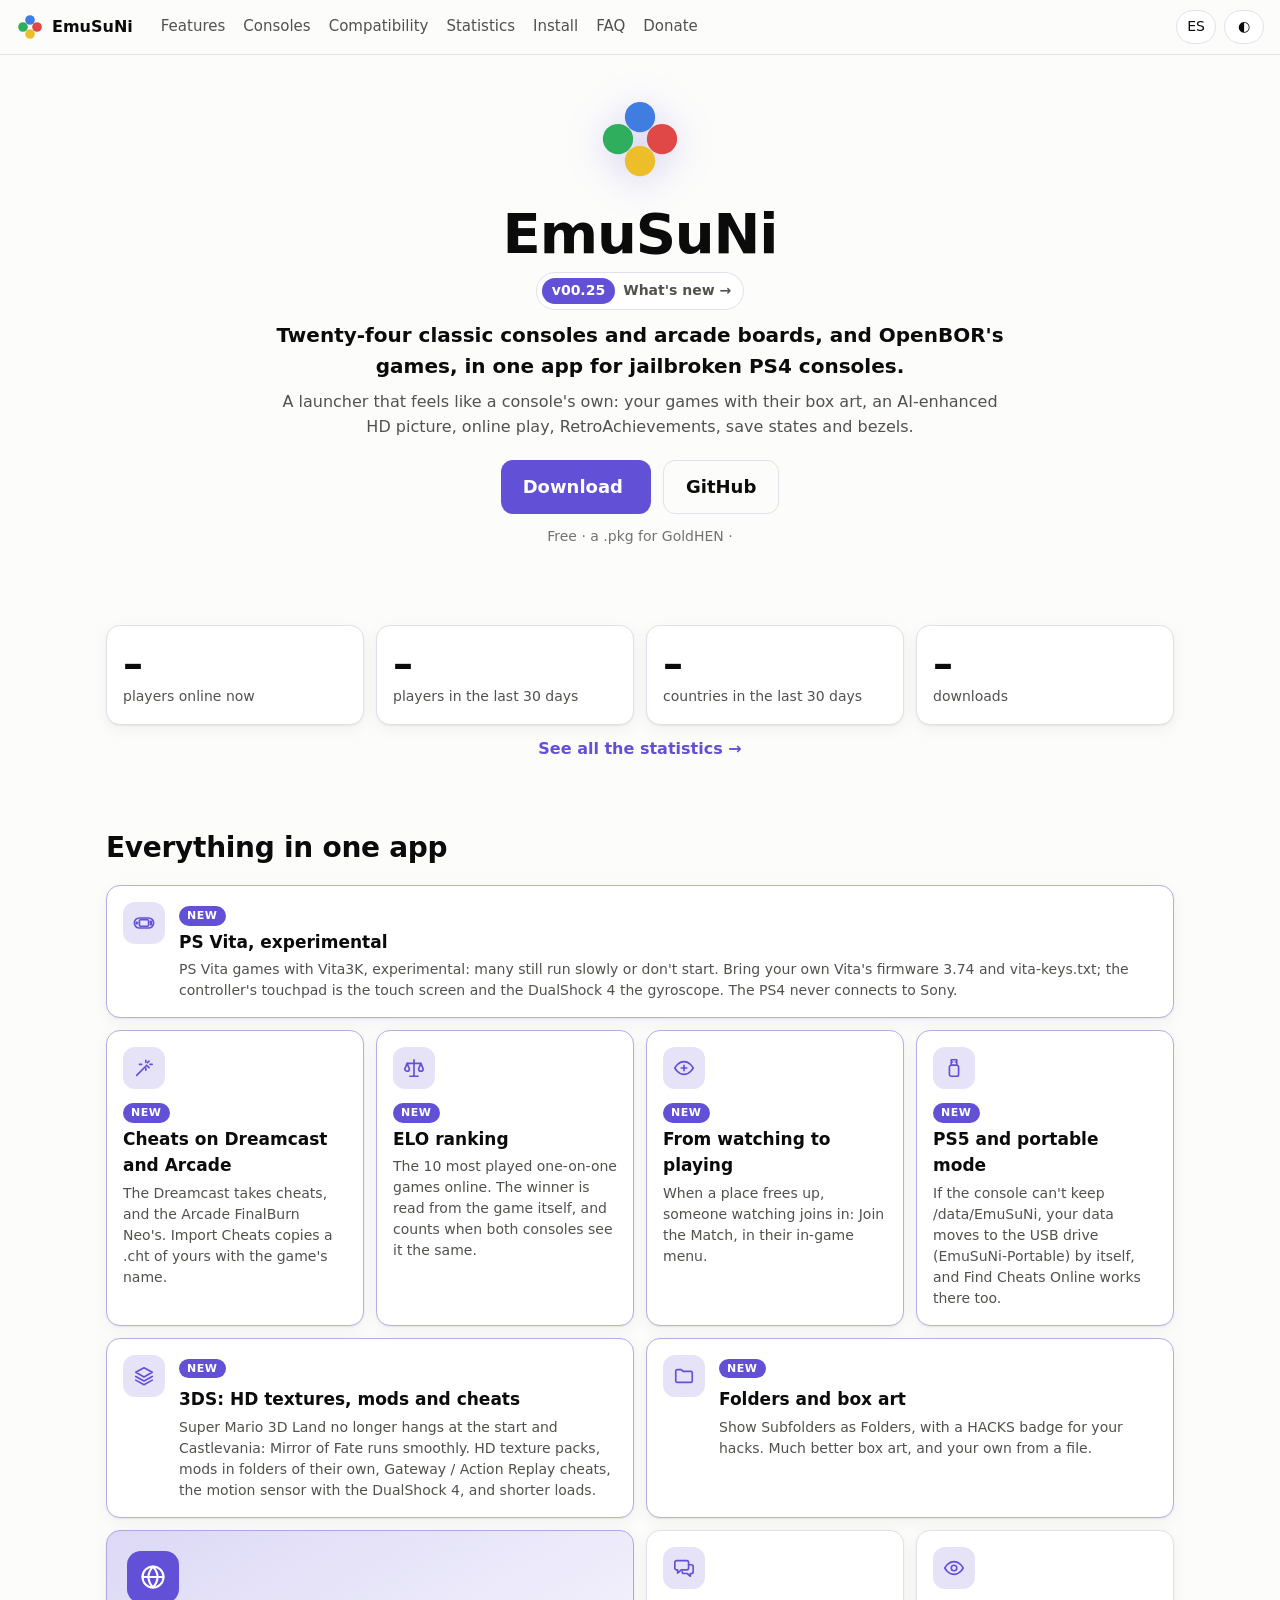
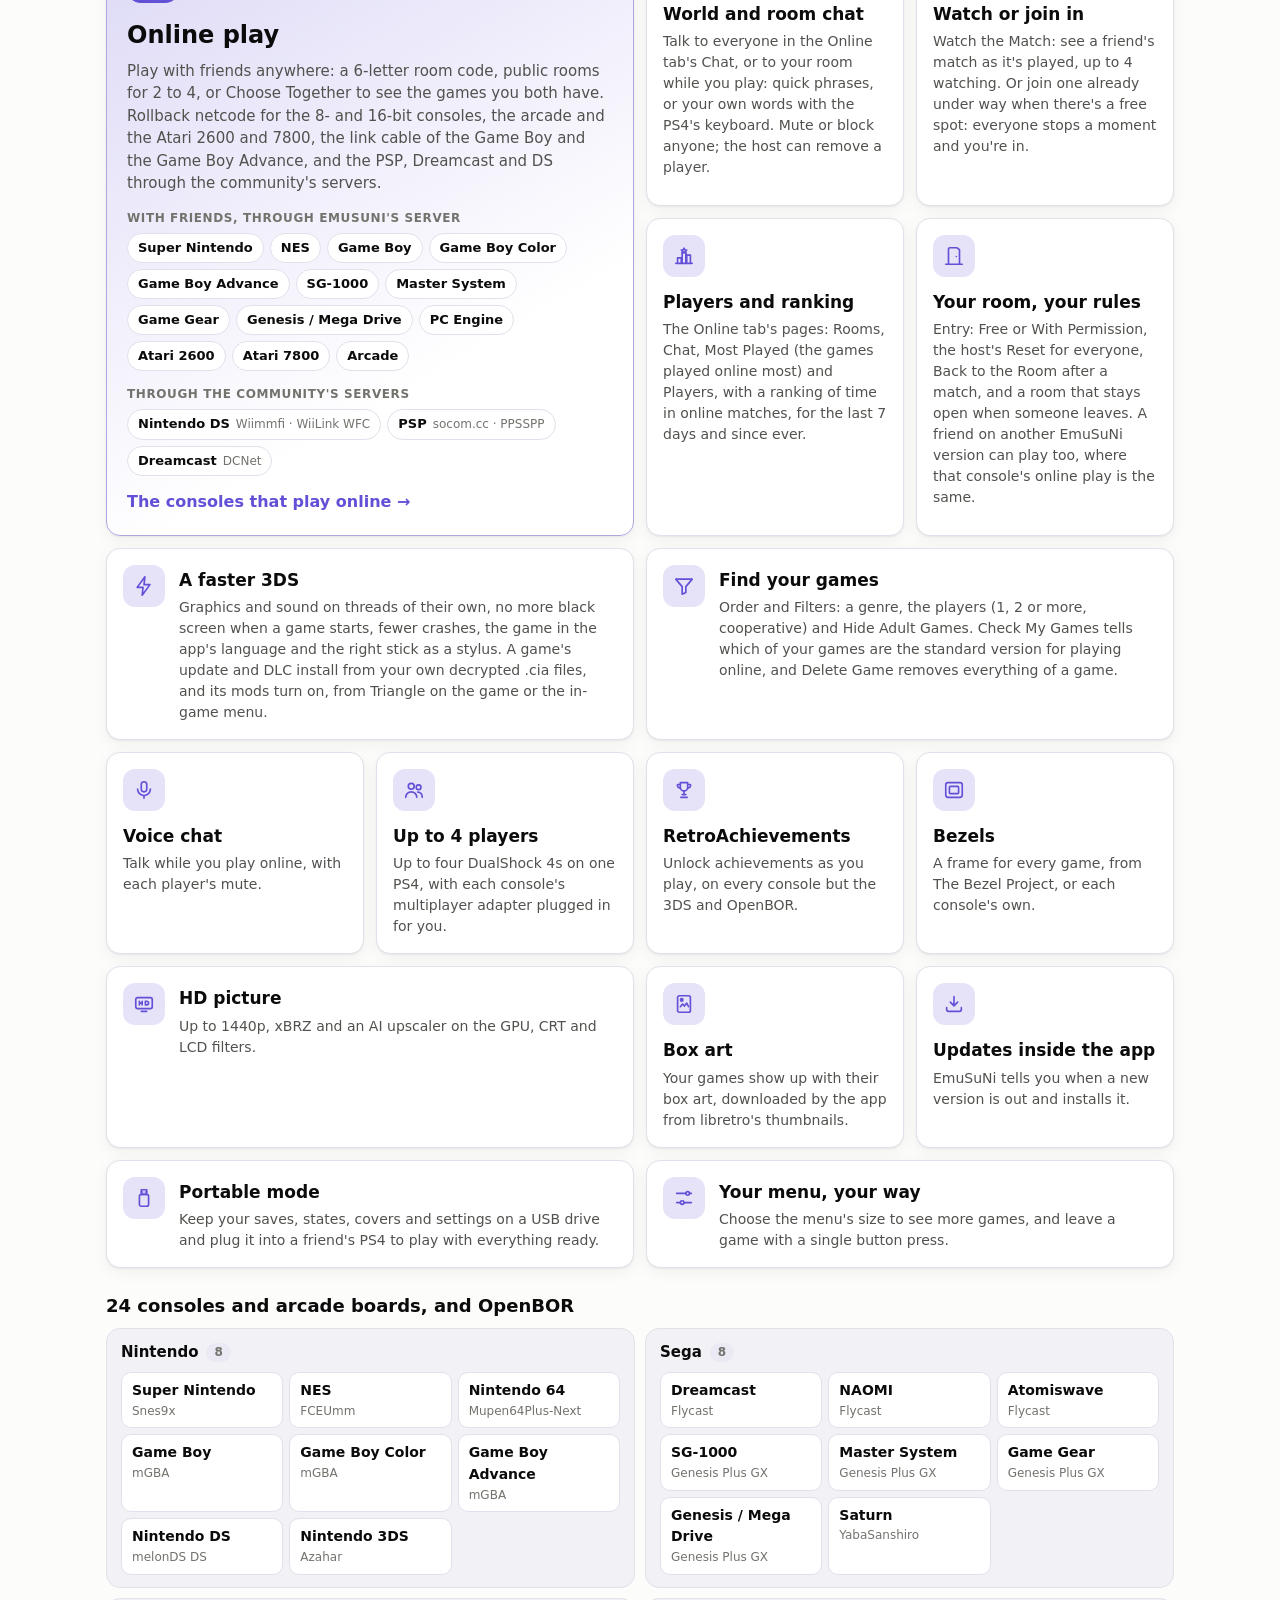
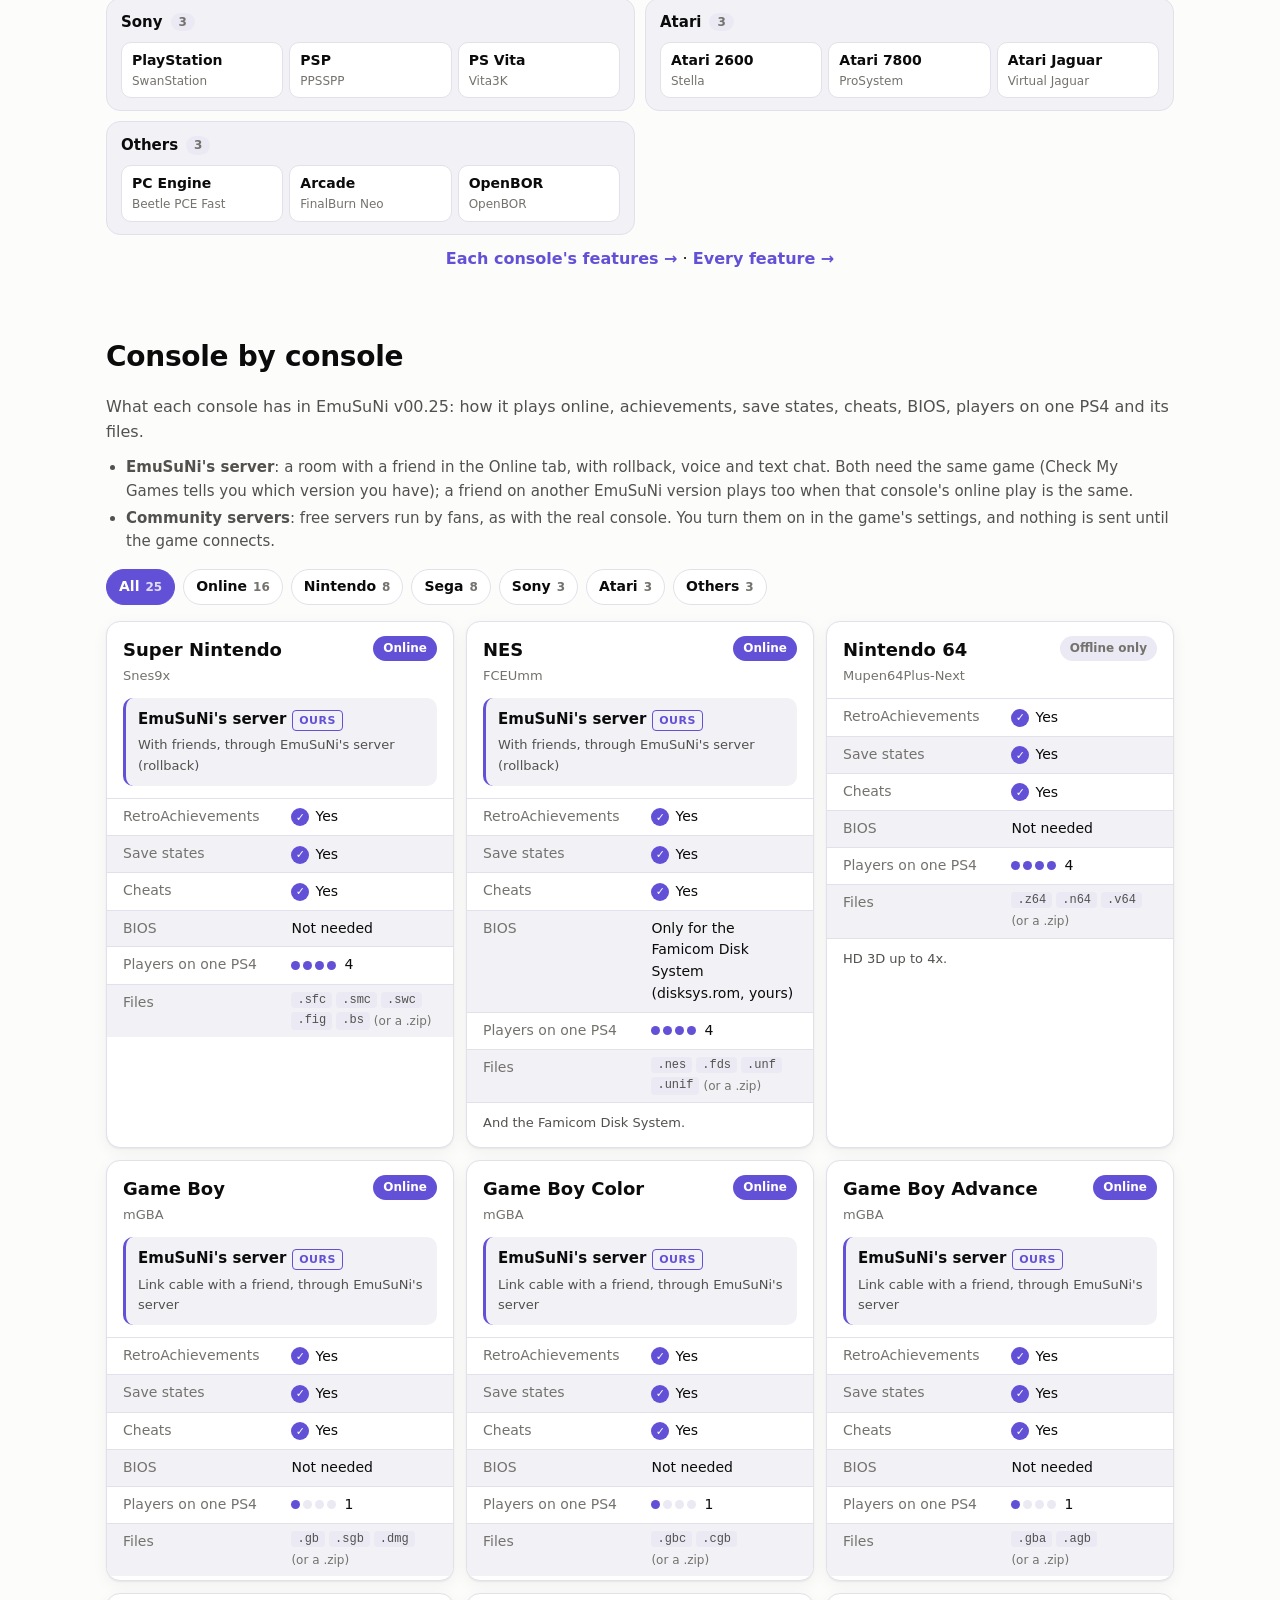
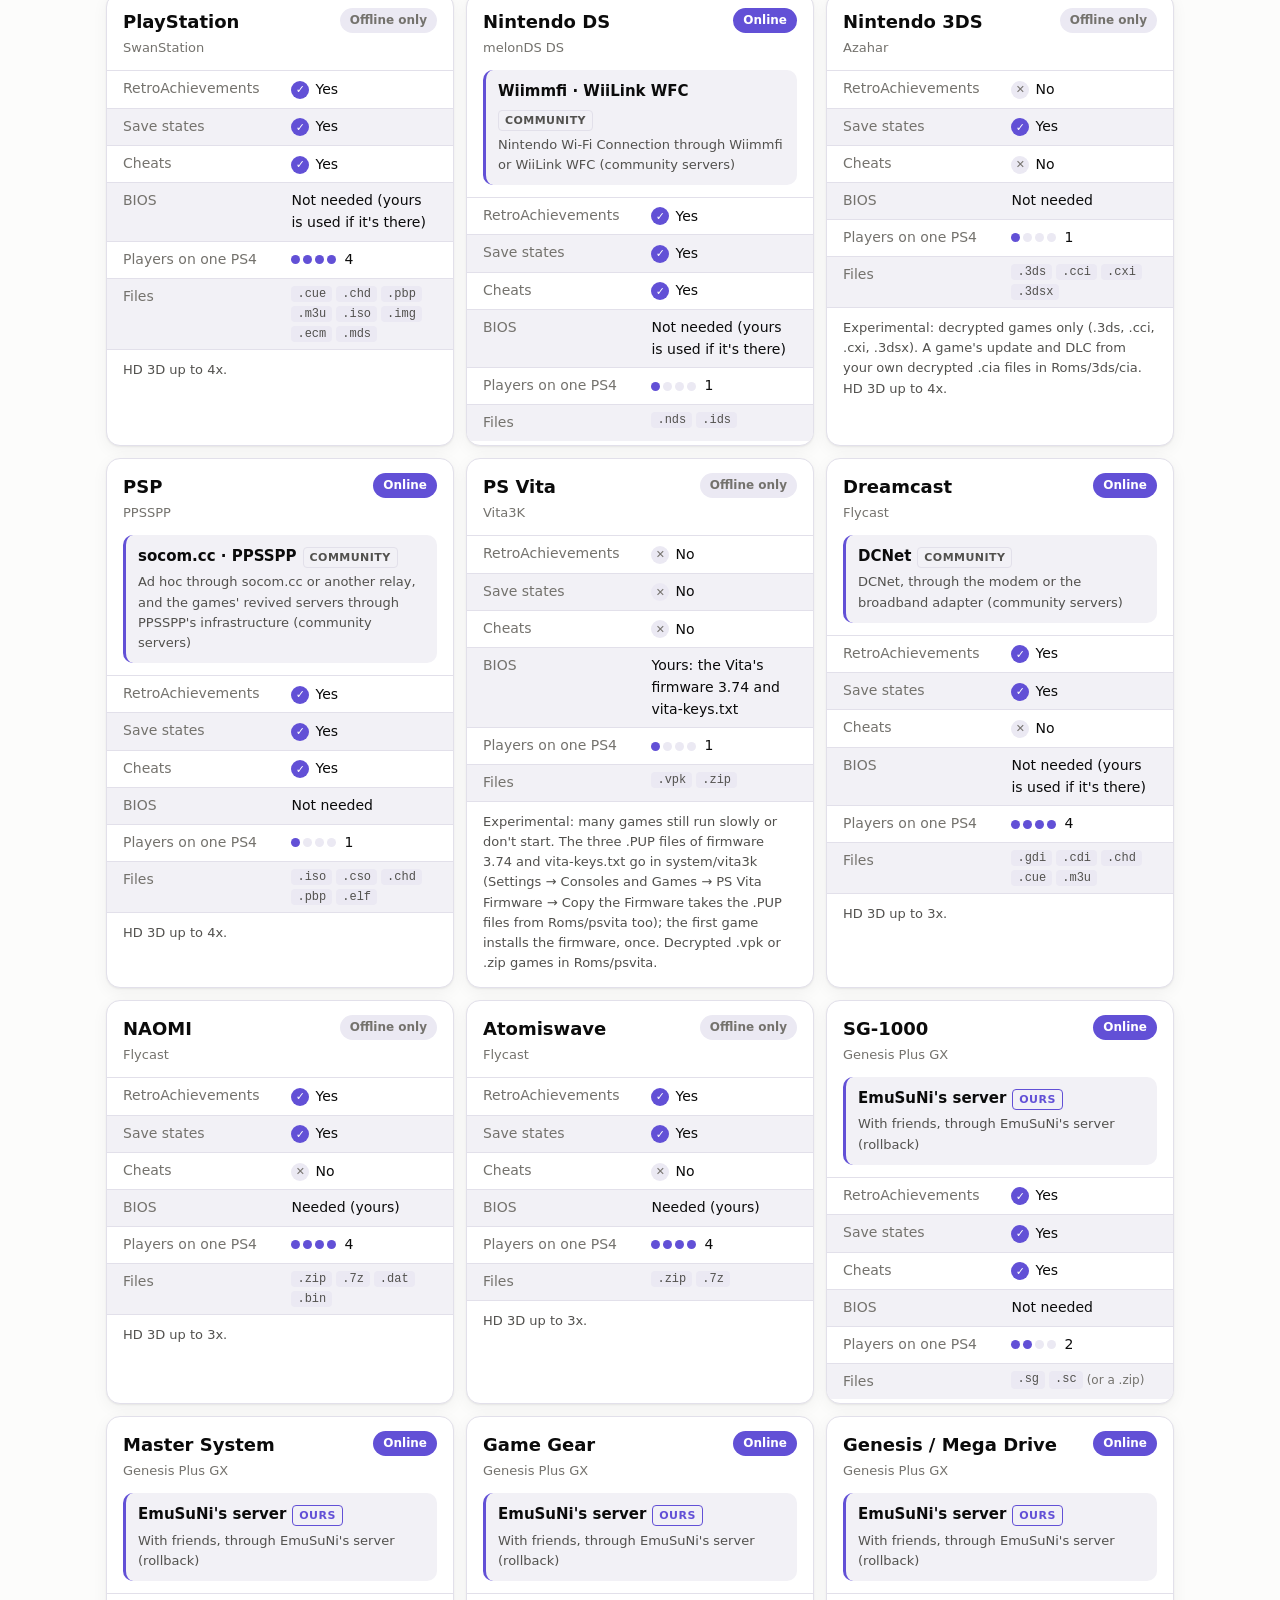
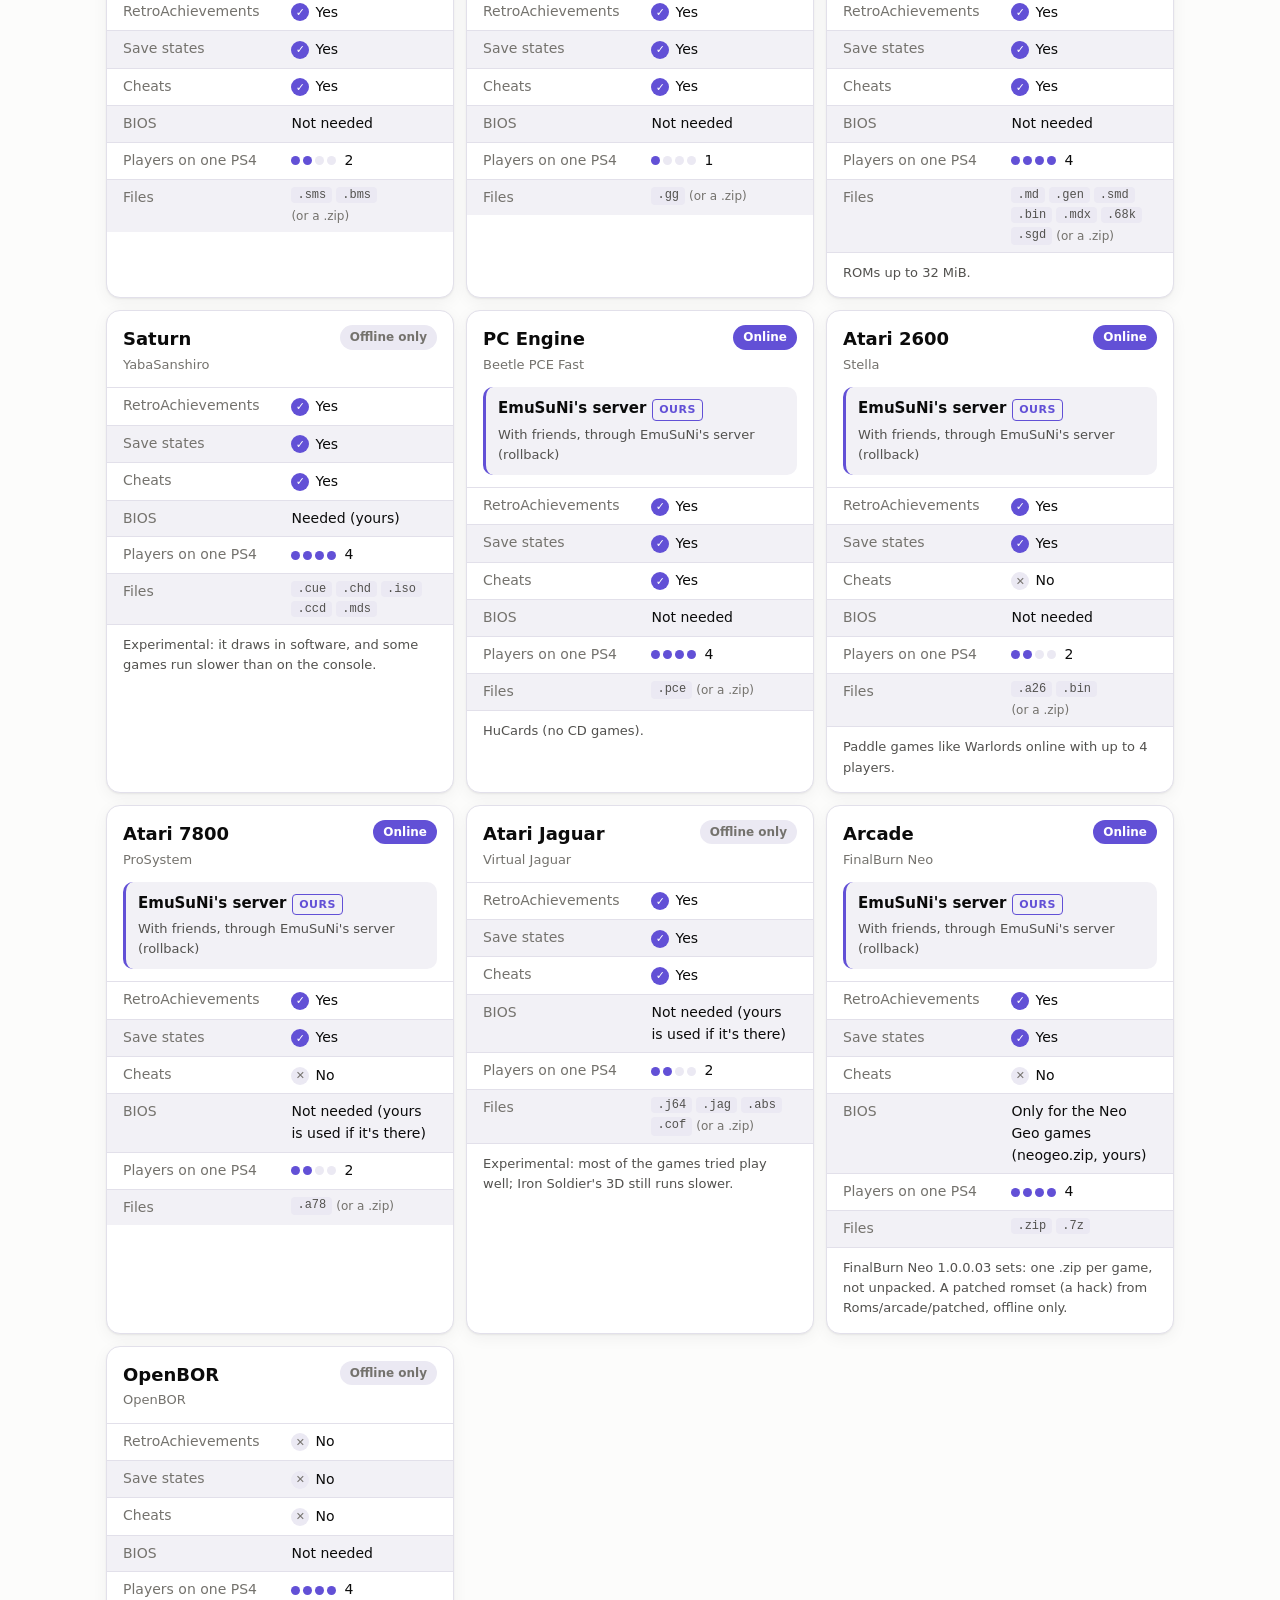
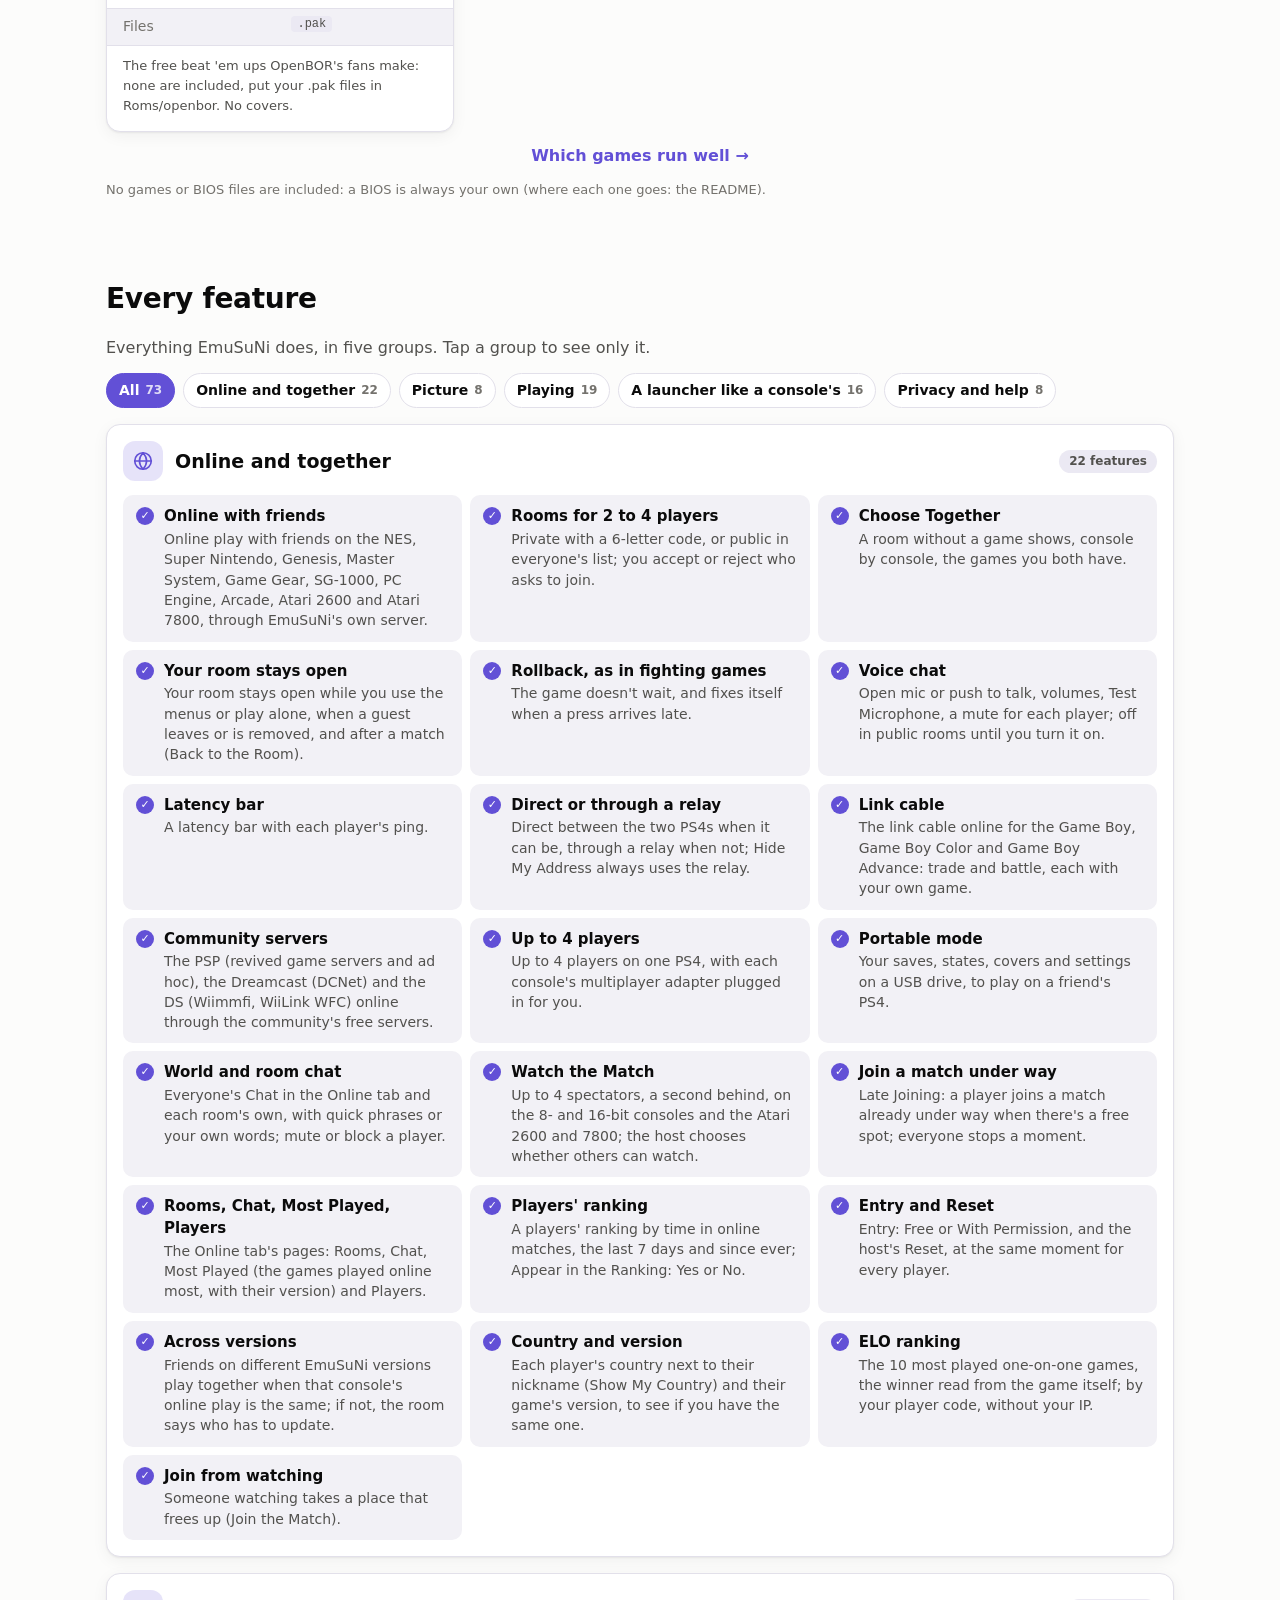
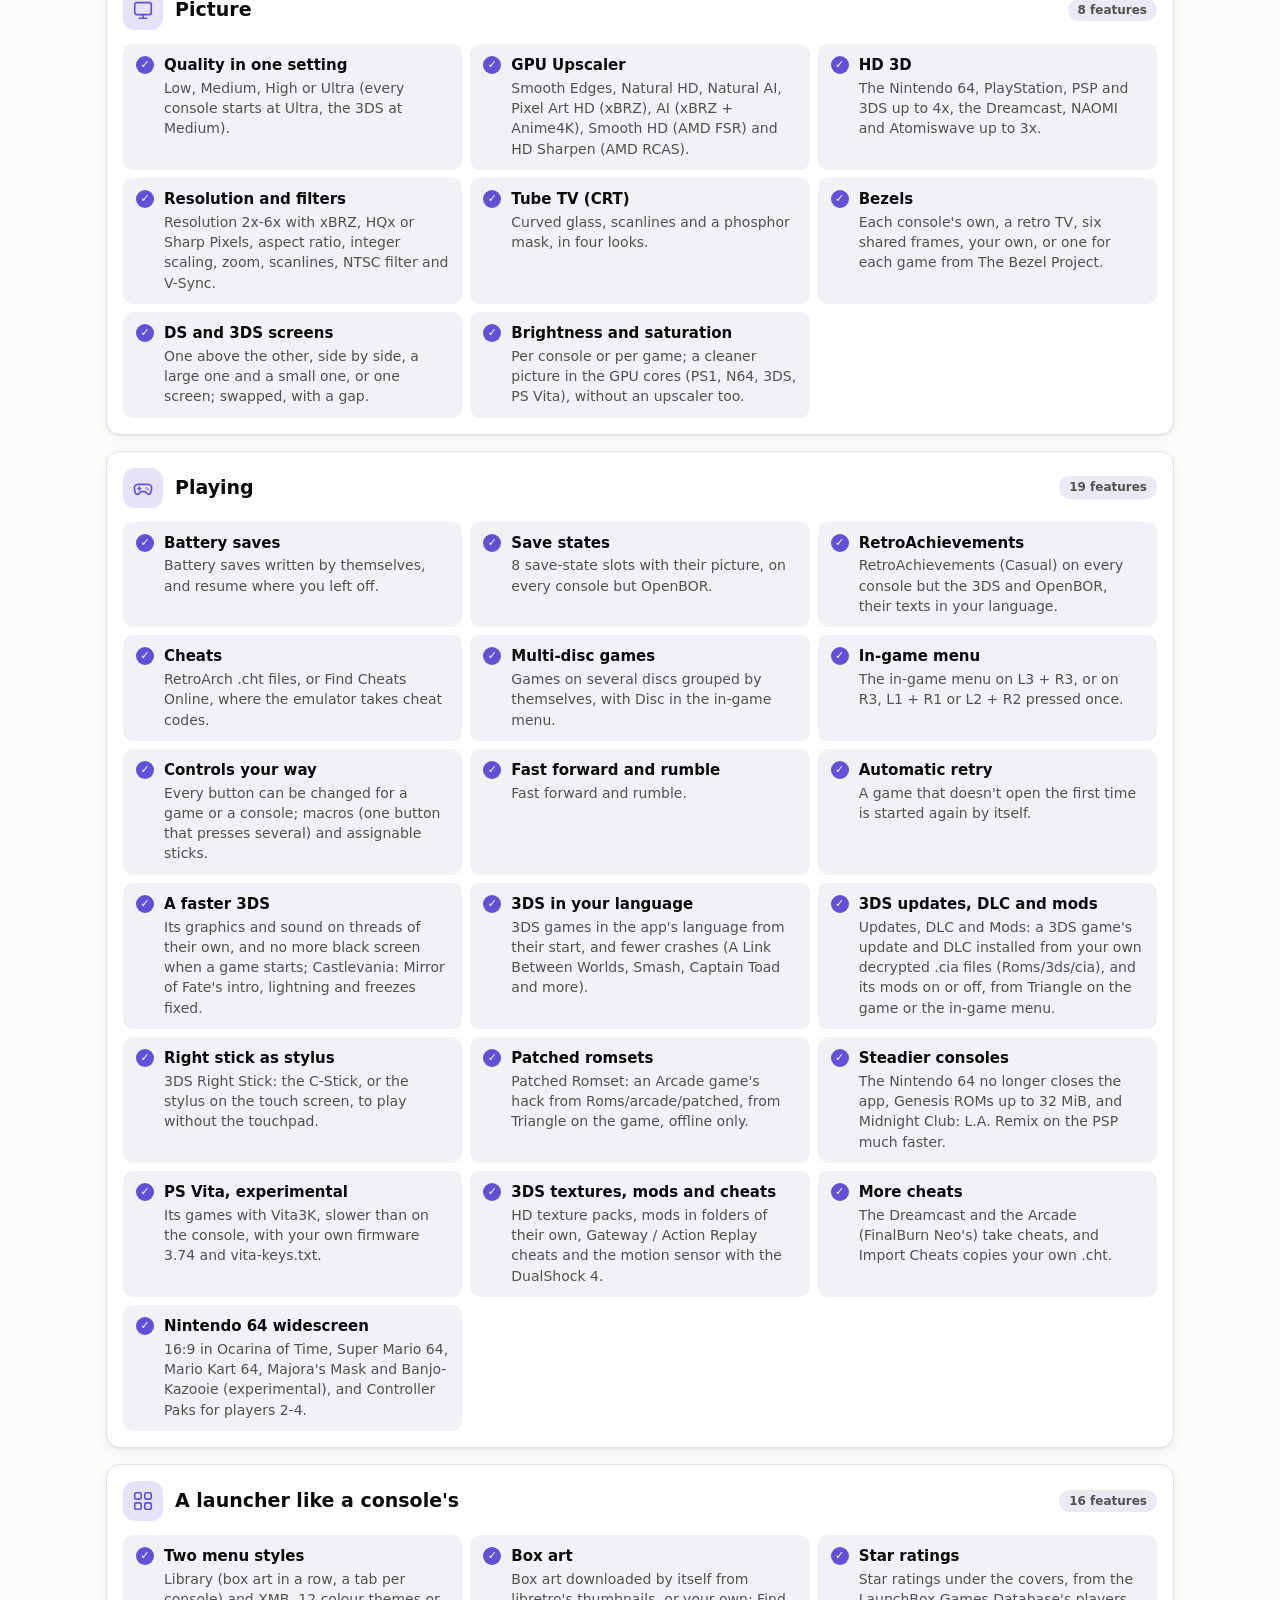
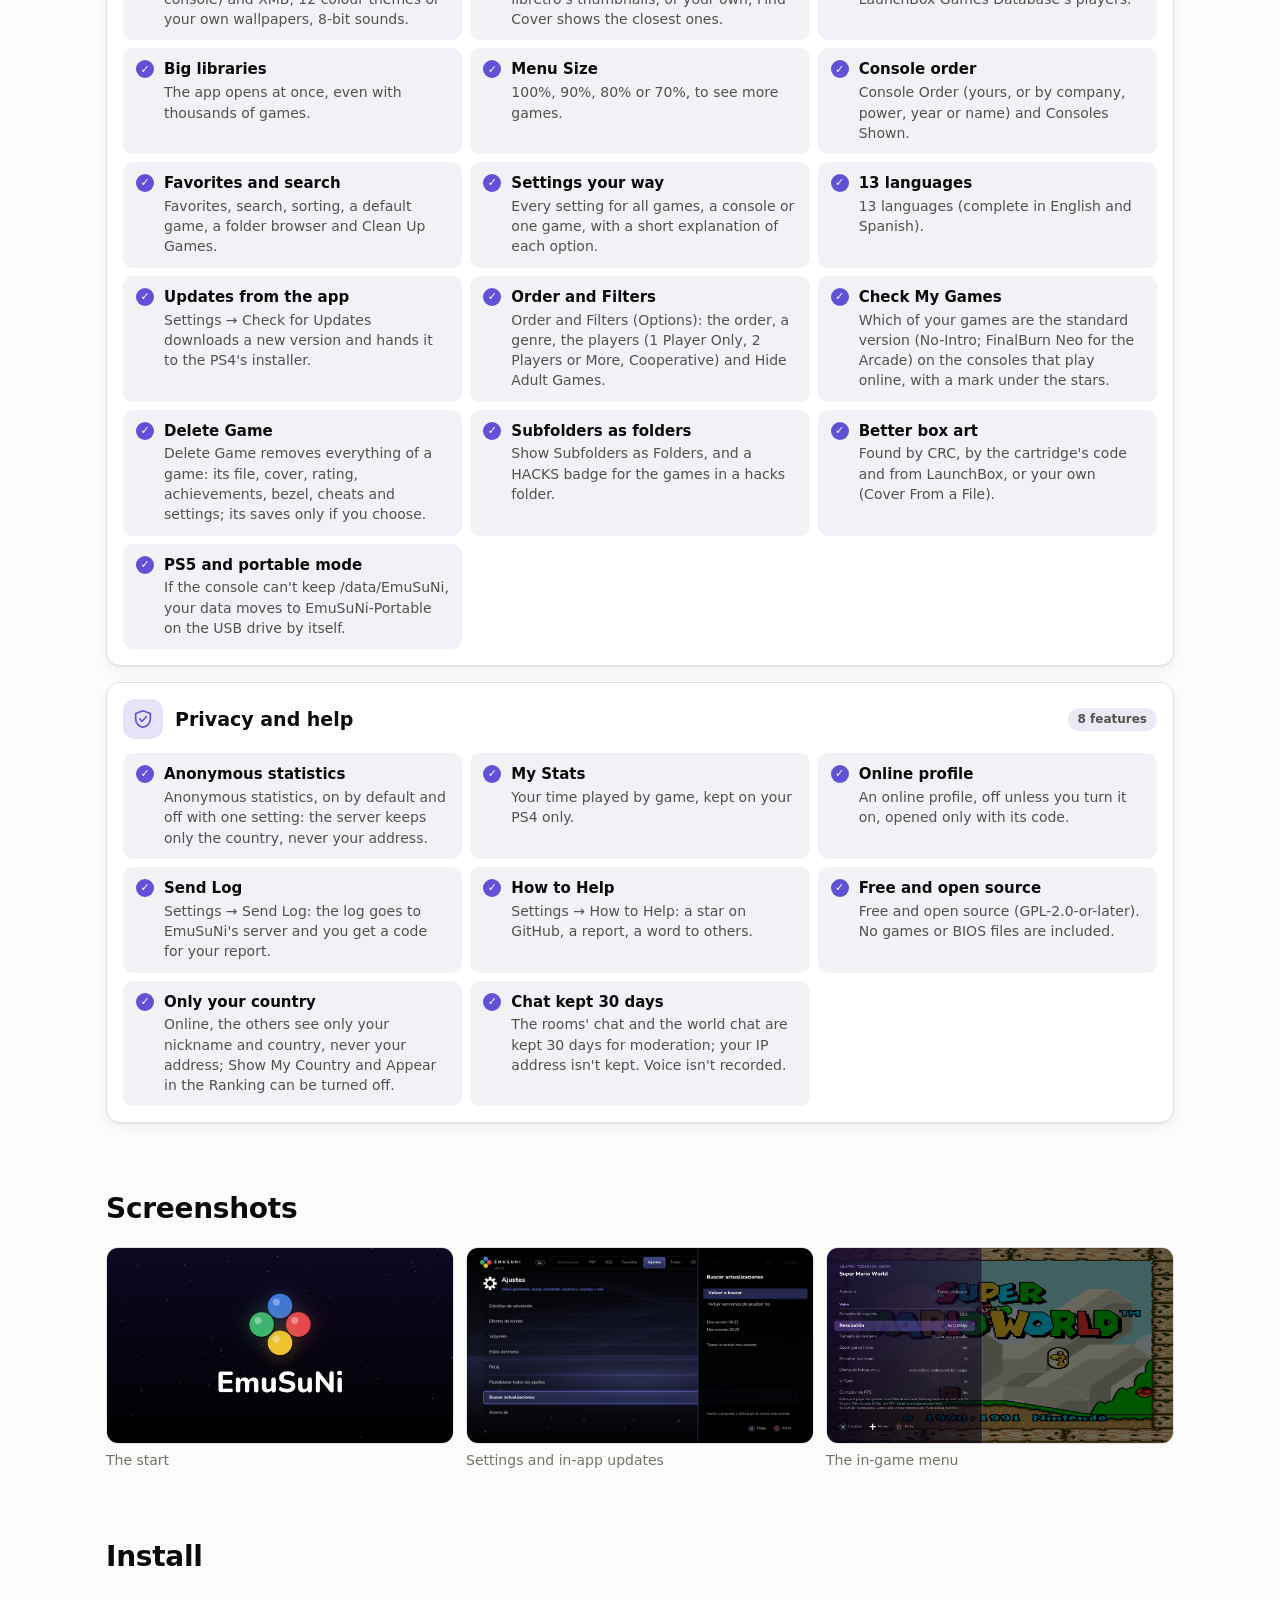
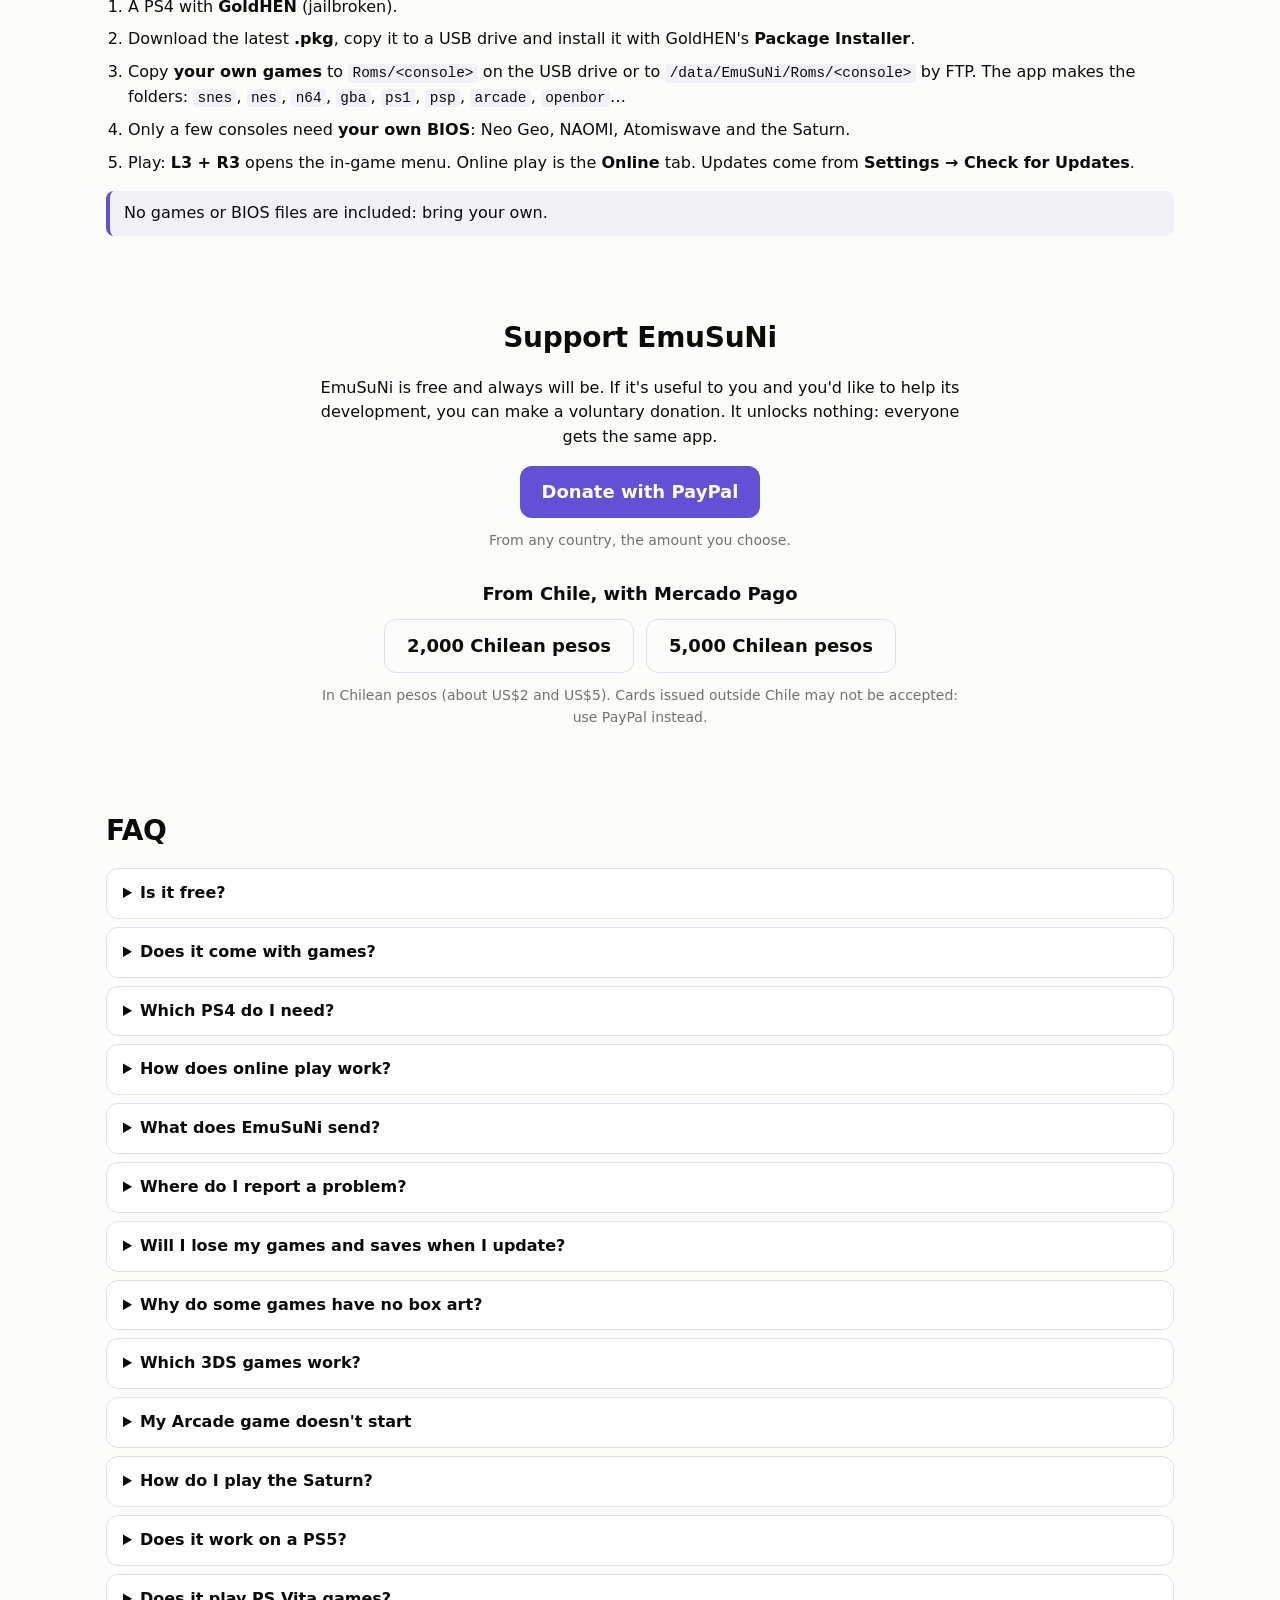
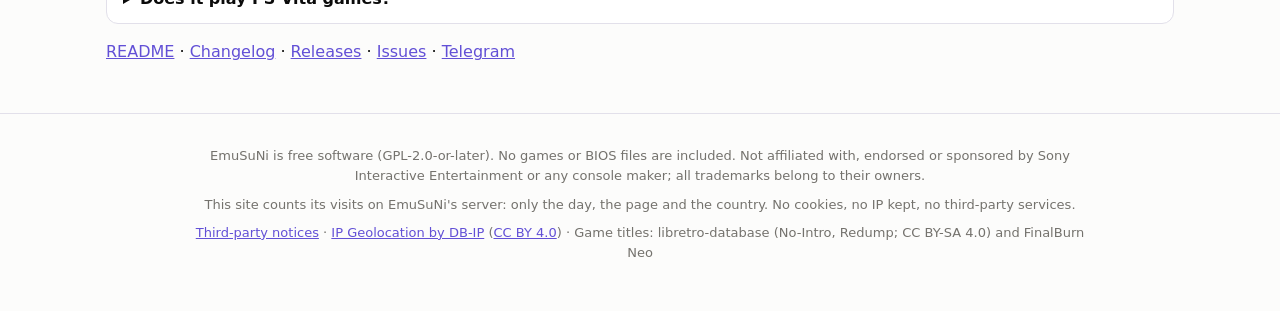
<file: index.html>
<!doctype html>
<html lang="en">
<head>
  <meta charset="utf-8">
  <meta name="viewport" content="width=device-width, initial-scale=1">
  <title>EmuSuNi — classic consoles on your PS4</title>
  <meta name="description" content="EmuSuNi: twenty-four classic consoles and arcade boards, and OpenBOR's games, in one app for jailbroken PS4 consoles. Online play with friends, chat and rankings, RetroAchievements, HD picture. Free and open source.">
  <meta name="color-scheme" content="light dark">
  <meta property="og:title" content="EmuSuNi">
  <meta property="og:description" content="Twenty-four classic consoles and arcade boards, and OpenBOR's games, in one app for jailbroken PS4 consoles.">
  <meta property="og:image" content="img/01-intro.png">
  <link rel="icon" href="favicon.svg" type="image/svg+xml">
  <link rel="stylesheet" href="style.css">
</head>
<body>
  <a class="skip" href="#main" data-i18n="skip">Skip to content</a>
  <header class="top">
    <a class="brand" href="./" aria-label="EmuSuNi">
      <svg class="logo" viewBox="0 0 64 64" aria-hidden="true"><circle cx="32" cy="16" r="11" fill="#3f7de0"/><circle cx="16" cy="32" r="11" fill="#2fae5e"/><circle cx="48" cy="32" r="11" fill="#e04848"/><circle cx="32" cy="48" r="11" fill="#eebd2a"/></svg>
      <span>EmuSuNi</span>
    </a>
    <nav class="nav" aria-label="Sections">
      <a href="#features" data-i18n="nav_features">Features</a>
      <a href="#systems" data-i18n="nav_systems">Consoles</a>
      <a href="compat.html" class="tab" data-i18n="nav_compat">Compatibility</a>
      <a href="stats.html" class="tab" data-i18n="nav_stats">Statistics</a>
      <a href="#install" data-i18n="nav_install">Install</a>
      <a href="#faq" data-i18n="nav_faq">FAQ</a>
      <a href="#donate" data-i18n="nav_donate">Donate</a>
    </nav>
    <div class="switches">
      <a class="pill nav-mobile" href="stats.html" data-i18n="nav_stats">Statistics</a>
      <button type="button" id="lang" class="pill" aria-label="Español / English">ES</button>
      <button type="button" id="theme" class="pill" aria-label="Light or dark">◐</button>
    </div>
  </header>

  <main id="main">
    <section class="hero">
      <svg class="hero-logo" viewBox="0 0 64 64" aria-hidden="true"><circle cx="32" cy="16" r="11" fill="#3f7de0"/><circle cx="16" cy="32" r="11" fill="#2fae5e"/><circle cx="48" cy="32" r="11" fill="#e04848"/><circle cx="32" cy="48" r="11" fill="#eebd2a"/></svg>
      <h1>EmuSuNi</h1>
      <p class="hero-ver"><a id="hero-version" class="ver-badge" href="https://github.com/arturofuentes1988/EmuSuNi/releases/latest"><b id="hero-version-tag">v00.25</b> <span data-i18n="hero_new">What's new →</span></a></p>
      <p class="tagline" data-i18n="tagline">Twenty-four classic consoles and arcade boards, and OpenBOR's games, in one app for jailbroken PS4 consoles.</p>
      <p class="sub" data-i18n="sub">A launcher that feels like a console's own: your games with their box art, an AI-enhanced HD picture, online play, RetroAchievements, save states and bezels.</p>
      <div class="cta">
        <a id="download" class="button" href="https://github.com/arturofuentes1988/EmuSuNi/releases/latest">
          <span data-i18n="download">Download</span> <span id="version"></span>
        </a>
        <a class="button ghost" href="https://github.com/arturofuentes1988/EmuSuNi">GitHub</a>
      </div>
      <p class="meta"><span data-i18n="pkg_note">Free · a .pkg for GoldHEN</span><span id="downloads-total"></span></p>
    </section>

    <section class="band live" aria-labelledby="live-title">
      <h2 id="live-title" class="sr" data-i18n="live_title">Right now</h2>
      <p class="note notice" id="h-note" hidden></p>
      <div class="tiles" id="h-tiles">
        <a class="tile" href="stats.html"><span class="tile-value" id="h-online">–</span><span class="tile-label" data-i18n="h_online">players online now</span></a>
        <a class="tile" href="stats.html#countries"><span class="tile-value" id="h-active">–</span><span class="tile-label" data-i18n="h_active">players in the last 30 days</span></a>
        <a class="tile" href="stats.html#countries"><span class="tile-value" id="h-countries">–</span><span class="tile-label" data-i18n="h_countries">countries in the last 30 days</span></a>
        <a class="tile" href="stats.html#downloads"><span class="tile-value" id="h-downloads">–</span><span class="tile-label" data-i18n="h_downloads">downloads</span></a>
      </div>
      <p class="live-rooms" id="h-rooms-line" hidden><a href="stats.html#rooms-section" id="h-rooms"></a></p>
      <p class="more-link"><a href="stats.html" data-i18n="h_more">See all the statistics →</a></p>
    </section>

    <section id="features" class="band">
      <h2 data-i18n="features_title">Everything in one app</h2>
      <div class="bento">
        <!-- (v00.25) What's new: the PS Vita (experimental), a row of its own on top; then cheats, ELO, joining from watching, PS5, the 3DS's textures, mods and cheats, and folders and box art. v00.24's chat, watch, ranking, room, 3DS and Library cards follow, no longer tagged new. -->
        <article class="ft full is-new"><span class="ft-icon"><svg viewBox="0 0 24 24" aria-hidden="true"><rect x="1.5" y="6.5" width="21" height="11" rx="5.5"/><rect x="7" y="8.5" width="10" height="7" rx="1"/><path d="M4.2 11v2M3.2 12h2"/><circle cx="19.6" cy="11" r=".7"/><circle cx="19.6" cy="13.4" r=".7"/></svg></span><div class="ft-body"><p class="ft-new" data-i18n="ft_new">New</p><h3 data-i18n="f_vita">vita</h3><p data-i18n="f_vita_text"></p></div></article>
        <article class="ft is-new"><span class="ft-icon"><svg viewBox="0 0 24 24" aria-hidden="true"><path d="M4 20l11-11"/><path d="M14 3.5v2.5M14 12v2.5M9.5 8H7M21 8h-2.5M17.5 4.5l-1.6 1.6M17.5 11.5l-1.6-1.6"/></svg></span><div class="ft-body"><p class="ft-new" data-i18n="ft_new">New</p><h3 data-i18n="f_cheats">f_cheats</h3><p data-i18n="f_cheats_text"></p></div></article>
        <article class="ft is-new"><span class="ft-icon"><svg viewBox="0 0 24 24" aria-hidden="true"><path d="M12 3v18M7.5 21h9M4.5 7h15"/><path d="M4.5 7L2 13a2.5 2.5 0 0 0 5 0L4.5 7zM19.5 7L17 13a2.5 2.5 0 0 0 5 0l-2.5-6z"/></svg></span><div class="ft-body"><p class="ft-new" data-i18n="ft_new">New</p><h3 data-i18n="f_elo">f_elo</h3><p data-i18n="f_elo_text"></p></div></article>
        <article class="ft is-new"><span class="ft-icon"><svg viewBox="0 0 24 24" aria-hidden="true"><path d="M2 12s3.6-7 10-7 10 7 10 7-3.6 7-10 7S2 12 2 12z"/><path d="M12 9v6M9 12h6"/></svg></span><div class="ft-body"><p class="ft-new" data-i18n="ft_new">New</p><h3 data-i18n="f_join">f_join</h3><p data-i18n="f_join_text"></p></div></article>
        <article class="ft is-new"><span class="ft-icon"><svg viewBox="0 0 24 24" aria-hidden="true"><rect x="7" y="9" width="10" height="12" rx="2"/><path d="M9 3h6v6H9z"/><path d="M10.5 5.5h.01M13.5 5.5h.01"/></svg></span><div class="ft-body"><p class="ft-new" data-i18n="ft_new">New</p><h3 data-i18n="f_ps5">f_ps5</h3><p data-i18n="f_ps5_text"></p></div></article>
        <article class="ft wide is-new"><span class="ft-icon"><svg viewBox="0 0 24 24" aria-hidden="true"><path d="M12 3l9 5-9 5-9-5 9-5z"/><path d="M3 12.5l9 5 9-5M3 16.5l9 5 9-5"/></svg></span><div class="ft-body"><p class="ft-new" data-i18n="ft_new">New</p><h3 data-i18n="f_3ds25">f_3ds25</h3><p data-i18n="f_3ds25_text"></p></div></article>
        <article class="ft wide is-new"><span class="ft-icon"><svg viewBox="0 0 24 24" aria-hidden="true"><path d="M3 6.5A1.5 1.5 0 0 1 4.5 5H9l2 2h8.5A1.5 1.5 0 0 1 21 8.5v9a1.5 1.5 0 0 1-1.5 1.5h-15A1.5 1.5 0 0 1 3 17.5z"/></svg></span><div class="ft-body"><p class="ft-new" data-i18n="ft_new">New</p><h3 data-i18n="f_folders">f_folders</h3><p data-i18n="f_folders_text"></p></div></article>
        <article class="ft ft-hero"><span class="ft-icon"><svg viewBox="0 0 24 24" aria-hidden="true"><circle cx="12" cy="12" r="9"/><path d="M3 12h18M12 3c2.6 2.9 3.9 5.9 3.9 9s-1.3 6.1-3.9 9c-2.6-2.9-3.9-5.9-3.9-9S9.4 5.9 12 3z"/></svg></span><div class="ft-body"><h3 data-i18n="f_online">Online play</h3><p data-i18n="f_online_text"></p><p class="ft-sub" data-i18n="f_online_own">With friends, through EmuSuNi's server</p><div class="ft-chips" id="online-own"></div><p class="ft-sub" data-i18n="f_online_comm">Through the community's servers</p><div class="ft-chips" id="online-comm"></div><a class="ft-link" href="#systems" id="online-more" data-i18n="f_online_more">The consoles that play online →</a></div></article>
        <article class="ft"><span class="ft-icon"><svg viewBox="0 0 24 24" aria-hidden="true"><path d="M4 4h11a2 2 0 0 1 2 2v6a2 2 0 0 1-2 2H9l-4 3.5V14H4a2 2 0 0 1-2-2V6a2 2 0 0 1 2-2z"/><path d="M17 8.5h3a2 2 0 0 1 2 2V16a2 2 0 0 1-2 2h-1v3l-3.5-3H12a2 2 0 0 1-2-2"/></svg></span><div class="ft-body"><h3 data-i18n="f_chat">chat</h3><p data-i18n="f_chat_text"></p></div></article>
        <article class="ft"><span class="ft-icon"><svg viewBox="0 0 24 24" aria-hidden="true"><path d="M2 12s3.6-7 10-7 10 7 10 7-3.6 7-10 7S2 12 2 12z"/><circle cx="12" cy="12" r="3"/></svg></span><div class="ft-body"><h3 data-i18n="f_watch">watch</h3><p data-i18n="f_watch_text"></p></div></article>
        <article class="ft"><span class="ft-icon"><svg viewBox="0 0 24 24" aria-hidden="true"><path d="M3 20h18M5 20v-6h4v6M10 20V8h4v12M15 20v-9h4v9"/><path d="M12 3.5l.9 1.8 2 .3-1.45 1.4.35 2-1.8-.95-1.8.95.35-2L9.1 5.6l2-.3z"/></svg></span><div class="ft-body"><h3 data-i18n="f_rank">rank</h3><p data-i18n="f_rank_text"></p></div></article>
        <article class="ft"><span class="ft-icon"><svg viewBox="0 0 24 24" aria-hidden="true"><path d="M6 21V4.5A1.5 1.5 0 0 1 7.5 3H15l3 2v16"/><path d="M3 21h18M14.5 12.5h.01"/></svg></span><div class="ft-body"><h3 data-i18n="f_room">room</h3><p data-i18n="f_room_text"></p></div></article>
        <article class="ft wide"><span class="ft-icon"><svg viewBox="0 0 24 24" aria-hidden="true"><path d="M13 2L4.5 13.5H11L10 22l8.5-11.5H12L13 2z"/></svg></span><div class="ft-body"><h3 data-i18n="f_3ds">3ds</h3><p data-i18n="f_3ds_text"></p></div></article>
        <article class="ft wide"><span class="ft-icon"><svg viewBox="0 0 24 24" aria-hidden="true"><path d="M3 4.5h18l-7 8.2V19l-4 2v-8.3L3 4.5z"/></svg></span><div class="ft-body"><h3 data-i18n="f_library">library</h3><p data-i18n="f_library_text"></p></div></article>
        <article class="ft"><span class="ft-icon"><svg viewBox="0 0 24 24" aria-hidden="true"><rect x="9" y="3" width="6" height="11" rx="3"/><path d="M5 11a7 7 0 0 0 14 0M12 18v3"/></svg></span><div class="ft-body"><h3 data-i18n="f_voice">voice</h3><p data-i18n="f_voice_text"></p></div></article>
        <article class="ft"><span class="ft-icon"><svg viewBox="0 0 24 24" aria-hidden="true"><circle cx="9" cy="8" r="3.2"/><path d="M3 20c0-3.3 2.7-6 6-6s6 2.7 6 6"/><circle cx="17" cy="9" r="2.6"/><path d="M16 14.2c2.8.3 5 2.6 5 5.8"/></svg></span><div class="ft-body"><h3 data-i18n="f_local">local</h3><p data-i18n="f_local_text"></p></div></article>
        <article class="ft"><span class="ft-icon"><svg viewBox="0 0 24 24" aria-hidden="true"><path d="M8 4h8v5a4 4 0 0 1-8 0V4z"/><path d="M8 6H5a3 3 0 0 0 3 4M16 6h3a3 3 0 0 1-3 4M12 13v4M8.5 20h7M10 17h4"/></svg></span><div class="ft-body"><h3 data-i18n="f_ra">ra</h3><p data-i18n="f_ra_text"></p></div></article>
        <article class="ft"><span class="ft-icon"><svg viewBox="0 0 24 24" aria-hidden="true"><rect x="3" y="4" width="18" height="16" rx="2.5"/><rect x="7" y="8" width="10" height="8" rx="1"/></svg></span><div class="ft-body"><h3 data-i18n="f_bezels">bezels</h3><p data-i18n="f_bezels_text"></p></div></article>
        <article class="ft wide"><span class="ft-icon"><svg viewBox="0 0 24 24" aria-hidden="true"><rect x="3" y="5" width="18" height="12" rx="2"/><path d="M7 9v4M7 11h3M10 9v4M13.5 9v4h1.5a2 2 0 0 0 0-4h-1.5zM9 20h6"/></svg></span><div class="ft-body"><h3 data-i18n="f_hd">hd</h3><p data-i18n="f_hd_text"></p></div></article>
        <article class="ft"><span class="ft-icon"><svg viewBox="0 0 24 24" aria-hidden="true"><rect x="5" y="3" width="14" height="18" rx="2"/><path d="M8 15l2.5-3 2 2.2L15 11l2 4"/><circle cx="9.5" cy="7.5" r="1.3"/></svg></span><div class="ft-body"><h3 data-i18n="f_covers">covers</h3><p data-i18n="f_covers_text"></p></div></article>
        <article class="ft"><span class="ft-icon"><svg viewBox="0 0 24 24" aria-hidden="true"><path d="M12 4v10M8 10l4 4 4-4"/><path d="M4 16v2a2 2 0 0 0 2 2h12a2 2 0 0 0 2-2v-2"/></svg></span><div class="ft-body"><h3 data-i18n="f_updates">updates</h3><p data-i18n="f_updates_text"></p></div></article>
        <article class="ft wide"><span class="ft-icon"><svg viewBox="0 0 24 24" aria-hidden="true"><path d="M9 3h6v5H9z"/><rect x="7" y="8" width="10" height="13" rx="2"/><path d="M10.5 5.5h.01M13.5 5.5h.01"/></svg></span><div class="ft-body"><h3 data-i18n="f_portable">portable</h3><p data-i18n="f_portable_text"></p></div></article>
        <article class="ft wide"><span class="ft-icon"><svg viewBox="0 0 24 24" aria-hidden="true"><path d="M4 7h10M18 7h2M4 17h4M12 17h8"/><circle cx="16" cy="7" r="2"/><circle cx="10" cy="17" r="2"/></svg></span><div class="ft-body"><h3 data-i18n="f_menu">menu</h3><p data-i18n="f_menu_text"></p></div></article>
      </div>
      <h3 class="consoles-title" data-i18n="consoles_title">24 consoles and arcade boards, and OpenBOR</h3>
      <div class="makers" id="consoles"></div>
      <p class="more-link"><a href="#systems" data-i18n="sy_more">Each console's features →</a> · <a href="#every" data-i18n="ev_more">Every feature →</a></p>
    </section>

    <section id="systems" class="band" aria-labelledby="systems-title">
      <h2 id="systems-title" data-i18n="sy_title">Console by console</h2>
      <p class="note" data-i18n="sy_intro">What each console has in EmuSuNi.</p>
      <ul class="sys-legend">
        <li data-i18n="sy_legend_own" data-html><b>EmuSuNi's server</b>: a room with a friend.</li>
        <li data-i18n="sy_legend_comm" data-html><b>Community servers</b>: free servers run by fans.</li>
      </ul>
      <div class="systems" id="systems-list"></div>
      <p class="more-link"><a href="compat.html" data-i18n="cp_more">Which games run well →</a></p>
      <p class="note small" data-i18n="sy_foot">No games or BIOS files are included.</p>
    </section>

    <section id="every" class="band" aria-labelledby="every-title">
      <h2 id="every-title" data-i18n="ev_title">Every feature</h2>
      <p class="note" data-i18n="ev_intro">Everything EmuSuNi does, in five groups.</p>
      <div class="every2" id="every-list">
        <section class="ev-group" data-group="online">
          <header class="ev-head"><span class="ev-icon"><svg viewBox="0 0 24 24" aria-hidden="true"><circle cx="12" cy="12" r="9"/><path d="M3 12h18M12 3c2.6 2.9 3.9 5.9 3.9 9s-1.3 6.1-3.9 9c-2.6-2.9-3.9-5.9-3.9-9S9.4 5.9 12 3z"/></svg></span><h3 data-i18n="ev_online">Online and together</h3><span class="ev-count"></span></header>
          <ul class="ev-list">
            <li data-i18n="ev_on1">Online play with friends.</li>
            <li data-i18n="ev_on2">Rooms.</li>
            <li data-i18n="ev_on3">Choose Together.</li>
            <li data-i18n="ev_on4">Your room stays open.</li>
            <li data-i18n="ev_on5">Rollback.</li>
            <li data-i18n="ev_on6">Voice chat.</li>
            <li data-i18n="ev_on7">Latency bar.</li>
            <li data-i18n="ev_on8">Hide My Address.</li>
            <li data-i18n="ev_on9">Game Boy link cable online.</li>
            <li data-i18n="ev_on10">PSP, Dreamcast and DS online.</li>
            <li data-i18n="ev_on11">Up to 4 players on one PS4.</li>
            <li data-i18n="ev_on12">Portable mode.</li>
            <li data-i18n="ev_on13">World and room chat.</li>
            <li data-i18n="ev_on14">Watch the Match.</li>
            <li data-i18n="ev_on15">Join a match under way.</li>
            <li data-i18n="ev_on16">Rooms, Chat, Most Played, Players.</li>
            <li data-i18n="ev_on17">Players' ranking.</li>
            <li data-i18n="ev_on18">Entry and Reset.</li>
            <li data-i18n="ev_on19">Across versions.</li>
            <li data-i18n="ev_on20">Country and version.</li>
            <li data-i18n="ev_on21">ELO ranking.</li>
            <li data-i18n="ev_on22">Join from watching.</li>
          </ul>
        </section>
        <section class="ev-group" data-group="picture">
          <header class="ev-head"><span class="ev-icon"><svg viewBox="0 0 24 24" aria-hidden="true"><rect x="3" y="4" width="18" height="13" rx="2"/><path d="M8 21h8M12 17v4"/></svg></span><h3 data-i18n="ev_picture">Picture</h3><span class="ev-count"></span></header>
          <ul class="ev-list">
            <li data-i18n="ev_pi1">Quality in one setting.</li>
            <li data-i18n="ev_pi2">GPU Upscaler.</li>
            <li data-i18n="ev_pi3">HD 3D.</li>
            <li data-i18n="ev_pi4">Resolution and filters.</li>
            <li data-i18n="ev_pi5">Tube TV (CRT).</li>
            <li data-i18n="ev_pi6">Bezels.</li>
            <li data-i18n="ev_pi7">DS and 3DS screens.</li>
            <li data-i18n="ev_pi8">Brightness and saturation.</li>
          </ul>
        </section>
        <section class="ev-group" data-group="playing">
          <header class="ev-head"><span class="ev-icon"><svg viewBox="0 0 24 24" aria-hidden="true"><path d="M6.5 8h11a4 4 0 0 1 3.9 4.9l-1 4.3a2.3 2.3 0 0 1-4 .9L14.6 16H9.4l-1.8 2.1a2.3 2.3 0 0 1-4-.9l-1-4.3A4 4 0 0 1 6.5 8z"/><path d="M8 11v3M6.5 12.5h3M15.5 12h.01M17.5 13.5h.01"/></svg></span><h3 data-i18n="ev_playing">Playing</h3><span class="ev-count"></span></header>
          <ul class="ev-list">
            <li data-i18n="ev_pl1">Battery saves.</li>
            <li data-i18n="ev_pl2">Save states.</li>
            <li data-i18n="ev_pl3">RetroAchievements.</li>
            <li data-i18n="ev_pl4">Cheats.</li>
            <li data-i18n="ev_pl5">Games on several discs.</li>
            <li data-i18n="ev_pl6">The in-game menu.</li>
            <li data-i18n="ev_pl7">Controls.</li>
            <li data-i18n="ev_pl8">Fast forward.</li>
            <li data-i18n="ev_pl9">A game started again.</li>
            <li data-i18n="ev_pl10">A faster 3DS.</li>
            <li data-i18n="ev_pl11">3DS in your language.</li>
            <li data-i18n="ev_pl12">3DS updates, DLC and mods.</li>
            <li data-i18n="ev_pl13">Right stick as stylus.</li>
            <li data-i18n="ev_pl14">Patched romsets.</li>
            <li data-i18n="ev_pl15">Steadier consoles.</li>
            <li data-i18n="ev_pl16">PS Vita, experimental.</li>
            <li data-i18n="ev_pl17">3DS textures, mods and cheats.</li>
            <li data-i18n="ev_pl18">More cheats.</li>
            <li data-i18n="ev_pl19">Nintendo 64 widescreen.</li>
          </ul>
        </section>
        <section class="ev-group" data-group="launcher">
          <header class="ev-head"><span class="ev-icon"><svg viewBox="0 0 24 24" aria-hidden="true"><rect x="3" y="3" width="7" height="7" rx="1.5"/><rect x="14" y="3" width="7" height="7" rx="1.5"/><rect x="3" y="14" width="7" height="7" rx="1.5"/><rect x="14" y="14" width="7" height="7" rx="1.5"/></svg></span><h3 data-i18n="ev_launcher">A launcher like a console's</h3><span class="ev-count"></span></header>
          <ul class="ev-list">
            <li data-i18n="ev_la1">Library and XMB.</li>
            <li data-i18n="ev_la2">Box art.</li>
            <li data-i18n="ev_la3">Star ratings.</li>
            <li data-i18n="ev_la4">Big libraries.</li>
            <li data-i18n="ev_la5">Menu size.</li>
            <li data-i18n="ev_la6">Console order.</li>
            <li data-i18n="ev_la7">Favorites, search, sorting.</li>
            <li data-i18n="ev_la8">Settings for all, a console or a game.</li>
            <li data-i18n="ev_la9">13 languages.</li>
            <li data-i18n="ev_la10">Updates from the app.</li>
            <li data-i18n="ev_la11">Order and Filters.</li>
            <li data-i18n="ev_la12">Check My Games.</li>
            <li data-i18n="ev_la13">Delete Game.</li>
            <li data-i18n="ev_la14">Subfolders as folders.</li>
            <li data-i18n="ev_la15">Better box art.</li>
            <li data-i18n="ev_la16">PS5 and portable mode.</li>
          </ul>
        </section>
        <section class="ev-group" data-group="privacy">
          <header class="ev-head"><span class="ev-icon"><svg viewBox="0 0 24 24" aria-hidden="true"><path d="M12 3l8 3v6c0 4.5-3.4 8.2-8 9-4.6-.8-8-4.5-8-9V6l8-3z"/><path d="M8.5 12l2.5 2.5 4.5-5"/></svg></span><h3 data-i18n="ev_privacy">Privacy and help</h3><span class="ev-count"></span></header>
          <ul class="ev-list">
            <li data-i18n="ev_pr1">Anonymous statistics.</li>
            <li data-i18n="ev_pr2">My Stats.</li>
            <li data-i18n="ev_pr3">Online profile.</li>
            <li data-i18n="ev_pr4">Send Log.</li>
            <li data-i18n="ev_pr5">How to Help.</li>
            <li data-i18n="ev_pr6">Free.</li>
            <li data-i18n="ev_pr7">Your country only.</li>
            <li data-i18n="ev_pr8">Chat kept 30 days.</li>
          </ul>
        </section>
      </div>
    </section>

    <section id="screens" class="band">
      <h2 data-i18n="screens_title">Screenshots</h2>
      <div class="shots">
        <figure><img src="img/01-intro.png" alt="EmuSuNi's start screen" loading="lazy" width="1280" height="720"><figcaption data-i18n="shot1">The start</figcaption></figure>
        <figure><img src="img/7-check-for-updates.png" alt="Settings: Check for Updates" loading="lazy" width="1920" height="1080"><figcaption data-i18n="shot2">Settings and in-app updates</figcaption></figure>
        <figure><img src="img/11-ingame-settings.png" alt="The in-game menu's settings" loading="lazy" width="1280" height="720"><figcaption data-i18n="shot3">The in-game menu</figcaption></figure>
      </div>
    </section>

    <section id="install" class="band">
      <h2 data-i18n="install_title">Install</h2>
      <ol class="steps">
        <li data-i18n="i1" data-html>A PS4 with <b>GoldHEN</b>.</li>
        <li data-i18n="i2" data-html>Install the <b>.pkg</b>.</li>
        <li data-i18n="i3" data-html>Copy <b>your own games</b>.</li>
        <li data-i18n="i4" data-html><b>Your own BIOS</b> for a few consoles.</li>
        <li data-i18n="i5" data-html>Play.</li>
      </ol>
      <p class="warning" data-i18n="no_games">No games or BIOS files are included: bring your own.</p>
    </section>

    <section id="donate" class="band donate">
      <h2 data-i18n="donate_title">Support EmuSuNi</h2>
      <p data-i18n="donate_text">EmuSuNi is free and always will be. A donation is voluntary and unlocks nothing.</p>
      <div class="cta">
        <a class="button" href="https://www.paypal.com/donate/?hosted_button_id=4FW83569GPWC2" target="_blank" rel="noopener" data-i18n="donate_paypal">Donate with PayPal</a>
      </div>
      <p class="donate-note" data-i18n="donate_paypal_note">From any country, the amount you choose.</p>
      <h3 class="donate-sub" data-i18n="donate_chile">From Chile, with Mercado Pago</h3>
      <div class="cta">
        <a class="button ghost" href="https://mpago.la/2cGKFVN" target="_blank" rel="noopener" data-i18n="donate_2k">2,000 Chilean pesos</a>
        <a class="button ghost" href="https://mpago.la/1QyZHDD" target="_blank" rel="noopener" data-i18n="donate_5k">5,000 Chilean pesos</a>
      </div>
      <p class="donate-note" data-i18n="donate_note">In Chilean pesos.</p>
    </section>

    <section id="faq" class="band">
      <h2 data-i18n="faq_title">FAQ</h2>
      <details><summary data-i18n="q1">Is it free?</summary><p data-i18n="a1"></p></details>
      <details><summary data-i18n="q2">Does it come with games?</summary><p data-i18n="a2"></p></details>
      <details><summary data-i18n="q3">Which PS4 do I need?</summary><p data-i18n="a3"></p></details>
      <details><summary data-i18n="q4">How does online play work?</summary><p data-i18n="a4"></p></details>
      <details><summary data-i18n="q5">What does EmuSuNi send?</summary><p data-i18n="a5"></p></details>
      <details><summary data-i18n="q6">Where do I report a problem?</summary><p data-i18n="a6"></p></details>
      <details><summary data-i18n="q7">Q</summary><p data-i18n="a7"></p></details>
      <details><summary data-i18n="q8">Q</summary><p data-i18n="a8"></p></details>
      <details><summary data-i18n="q9">Q</summary><p data-i18n="a9"></p></details>
      <details><summary data-i18n="q10">Q</summary><p data-i18n="a10"></p></details>
      <details><summary data-i18n="q11">Q</summary><p data-i18n="a11"></p></details>
      <details><summary data-i18n="q12">Q</summary><p data-i18n="a12"></p></details>
      <details><summary data-i18n="q13">Q</summary><p data-i18n="a13"></p></details>
      <p class="links">
        <a href="https://github.com/arturofuentes1988/EmuSuNi/blob/main/README.md" data-i18n="readme">README</a> ·
        <a href="https://github.com/arturofuentes1988/EmuSuNi/blob/main/CHANGELOG.md" data-i18n="changelog">Changelog</a> ·
        <a href="https://github.com/arturofuentes1988/EmuSuNi/releases" data-i18n="releases">Releases</a> ·
        <a href="https://github.com/arturofuentes1988/EmuSuNi/issues" data-i18n="issues">Issues</a> ·
        <a href="https://t.me/+A53DraC3it5mZTcx">Telegram</a>
      </p>
    </section>
  </main>

  <footer class="foot">
    <p data-i18n="disclaimer">EmuSuNi is free software (GPL-2.0-or-later). No games or BIOS files are included. Not affiliated with Sony.</p>
    <p id="visits" class="visits" hidden></p>
    <p data-i18n="visits_privacy">This site counts its visits on EmuSuNi's server: only the day, the page and the country. No cookies, no IP kept, no third-party services.</p>
    <p>
      <a href="https://github.com/arturofuentes1988/EmuSuNi/blob/main/THIRD_PARTY_NOTICES.md" data-i18n="notices">Third-party notices</a> ·
      <a href="https://db-ip.com">IP Geolocation by DB-IP</a> (<a href="https://creativecommons.org/licenses/by/4.0/">CC BY 4.0</a>) ·
      <span data-i18n="titles_credit">Game titles: libretro-database and FinalBurn Neo</span>
    </p>
  </footer>
  <script src="strings.js" defer></script>
  <script src="common.js" defer></script>
  <script src="home.js" defer></script>
</body>
</html>
</file>
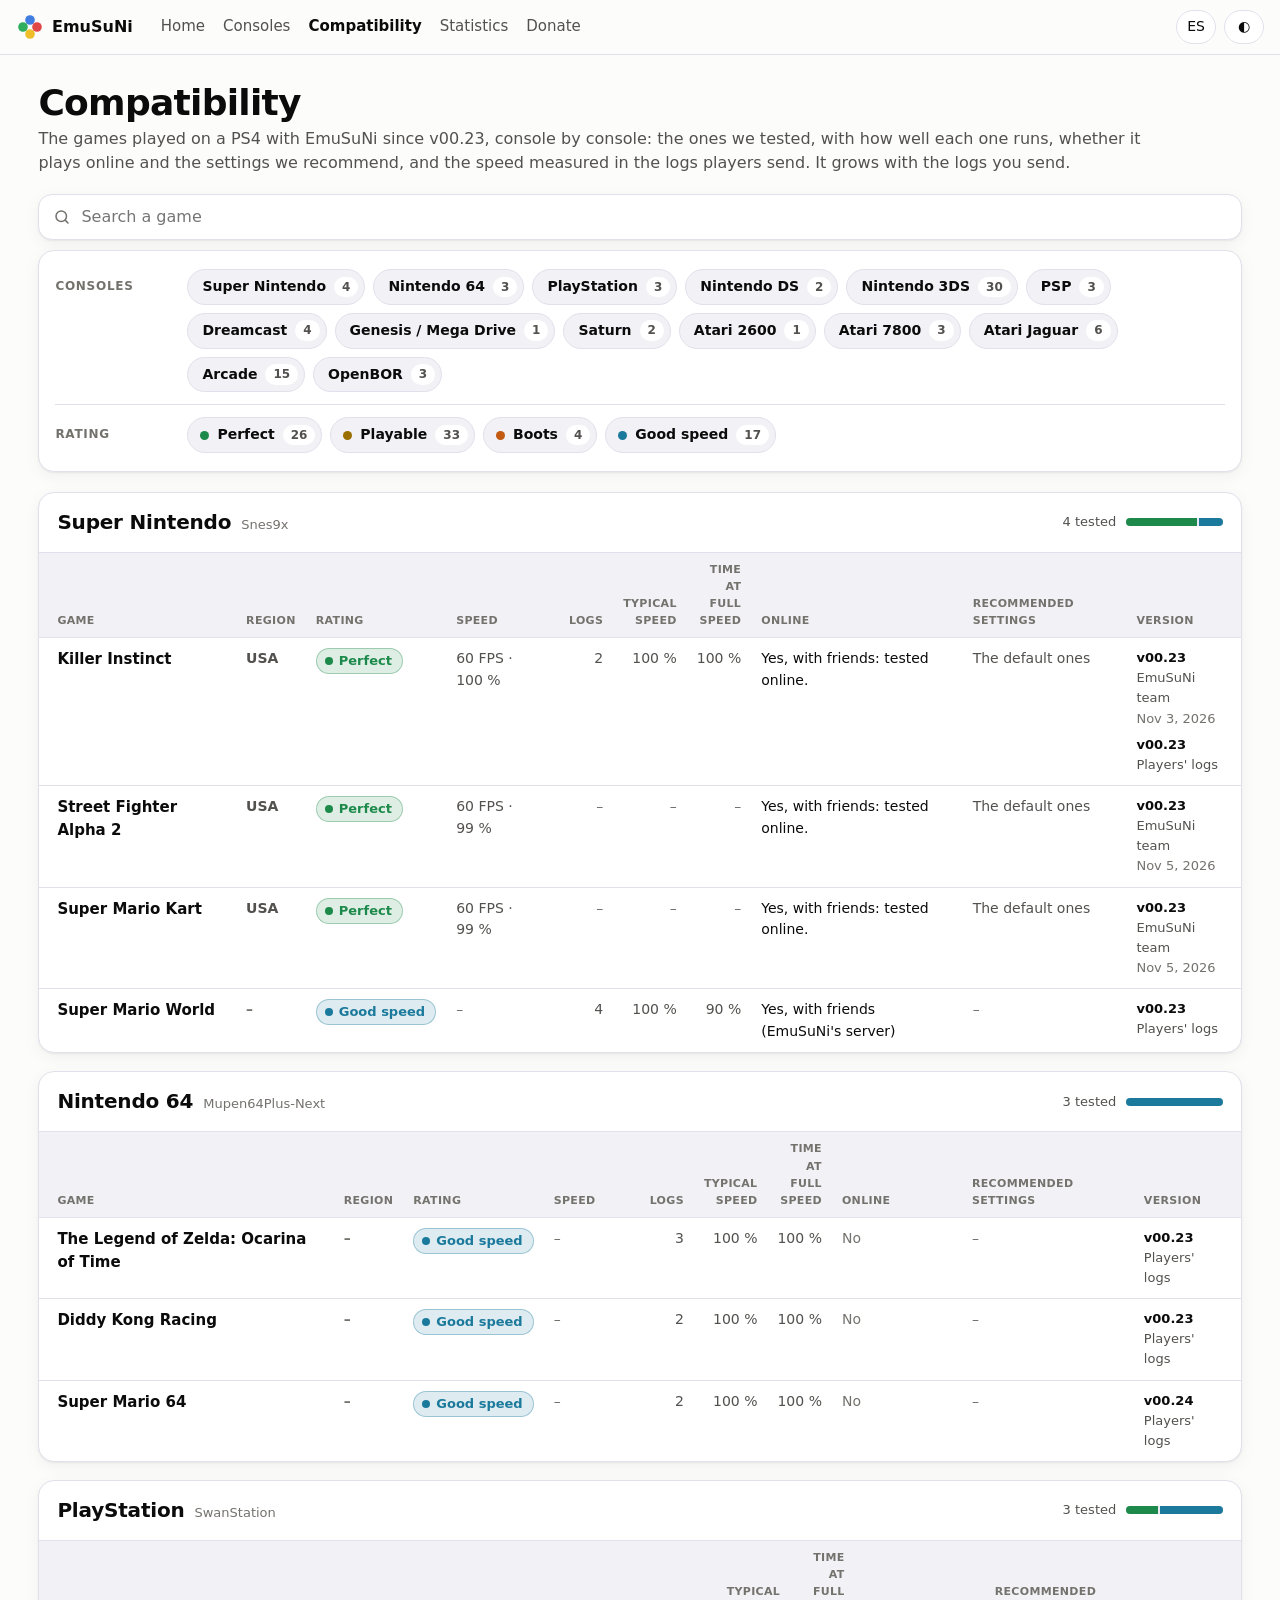
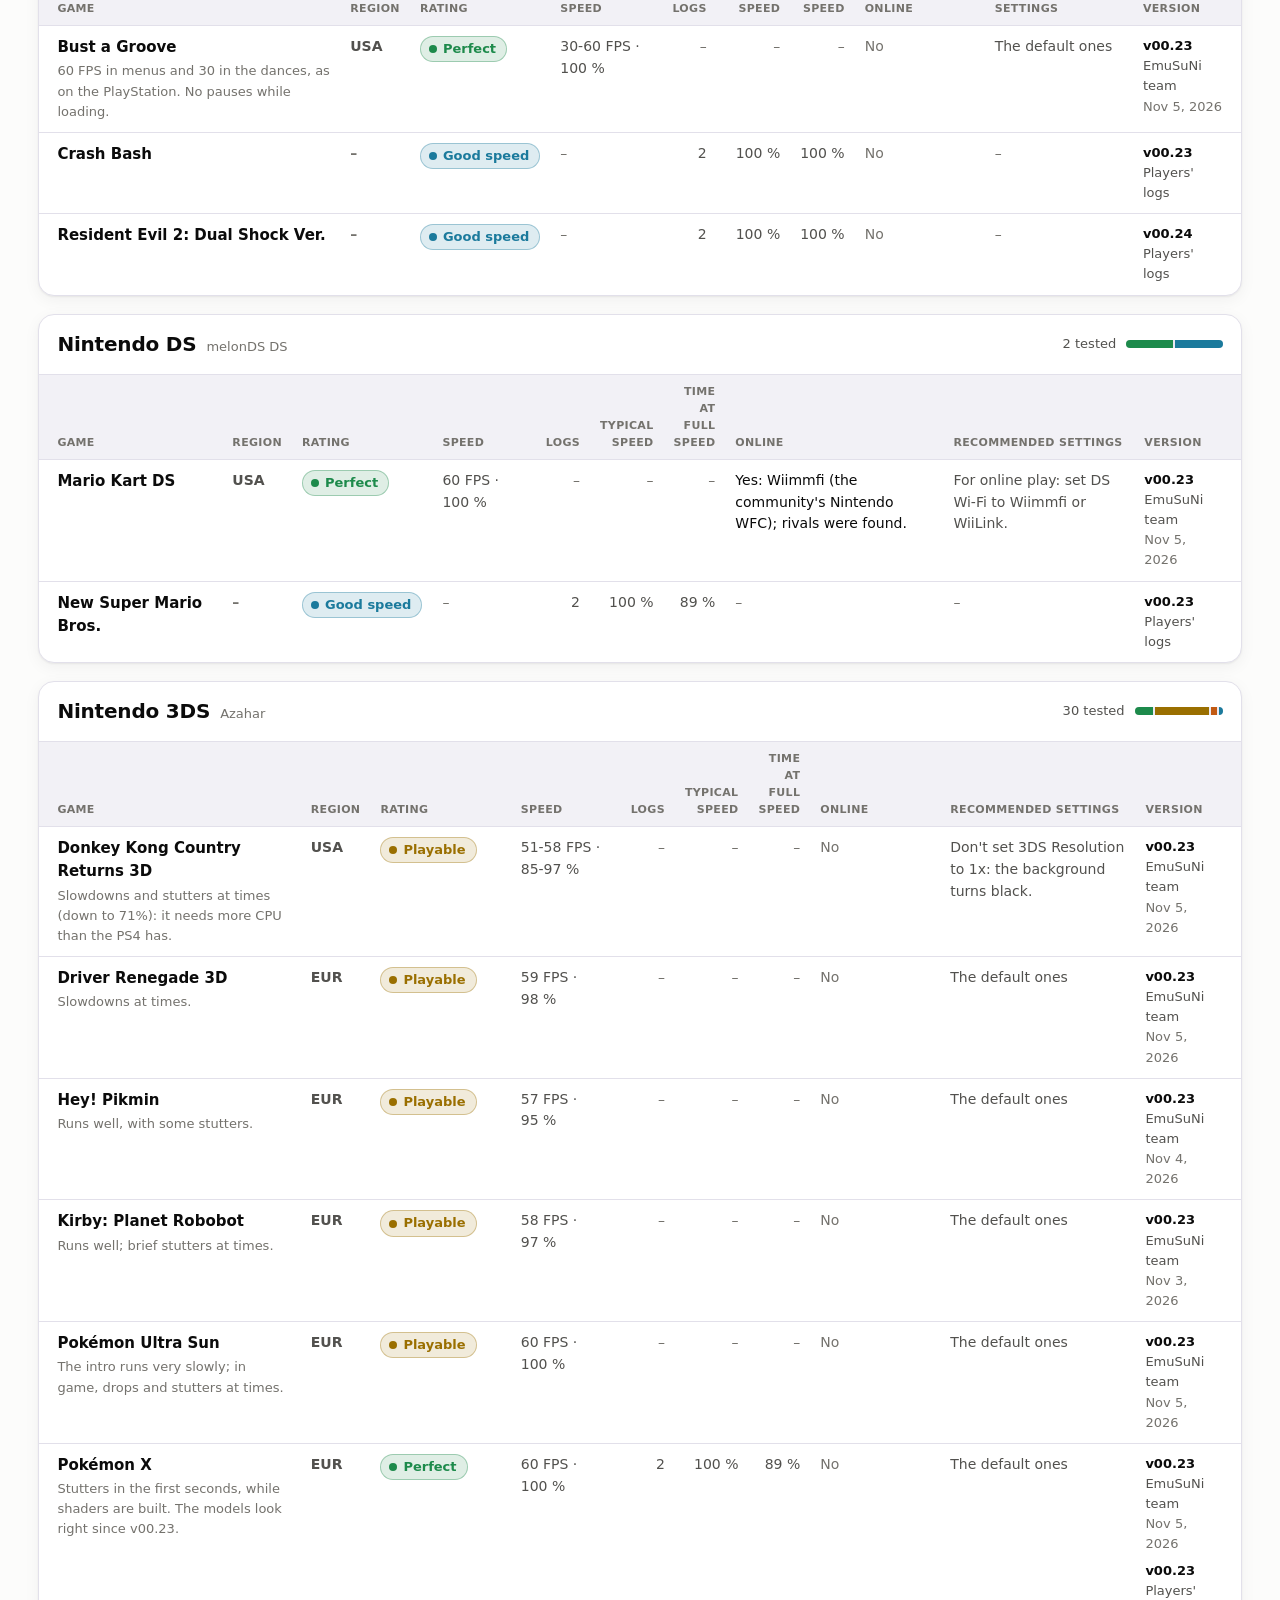
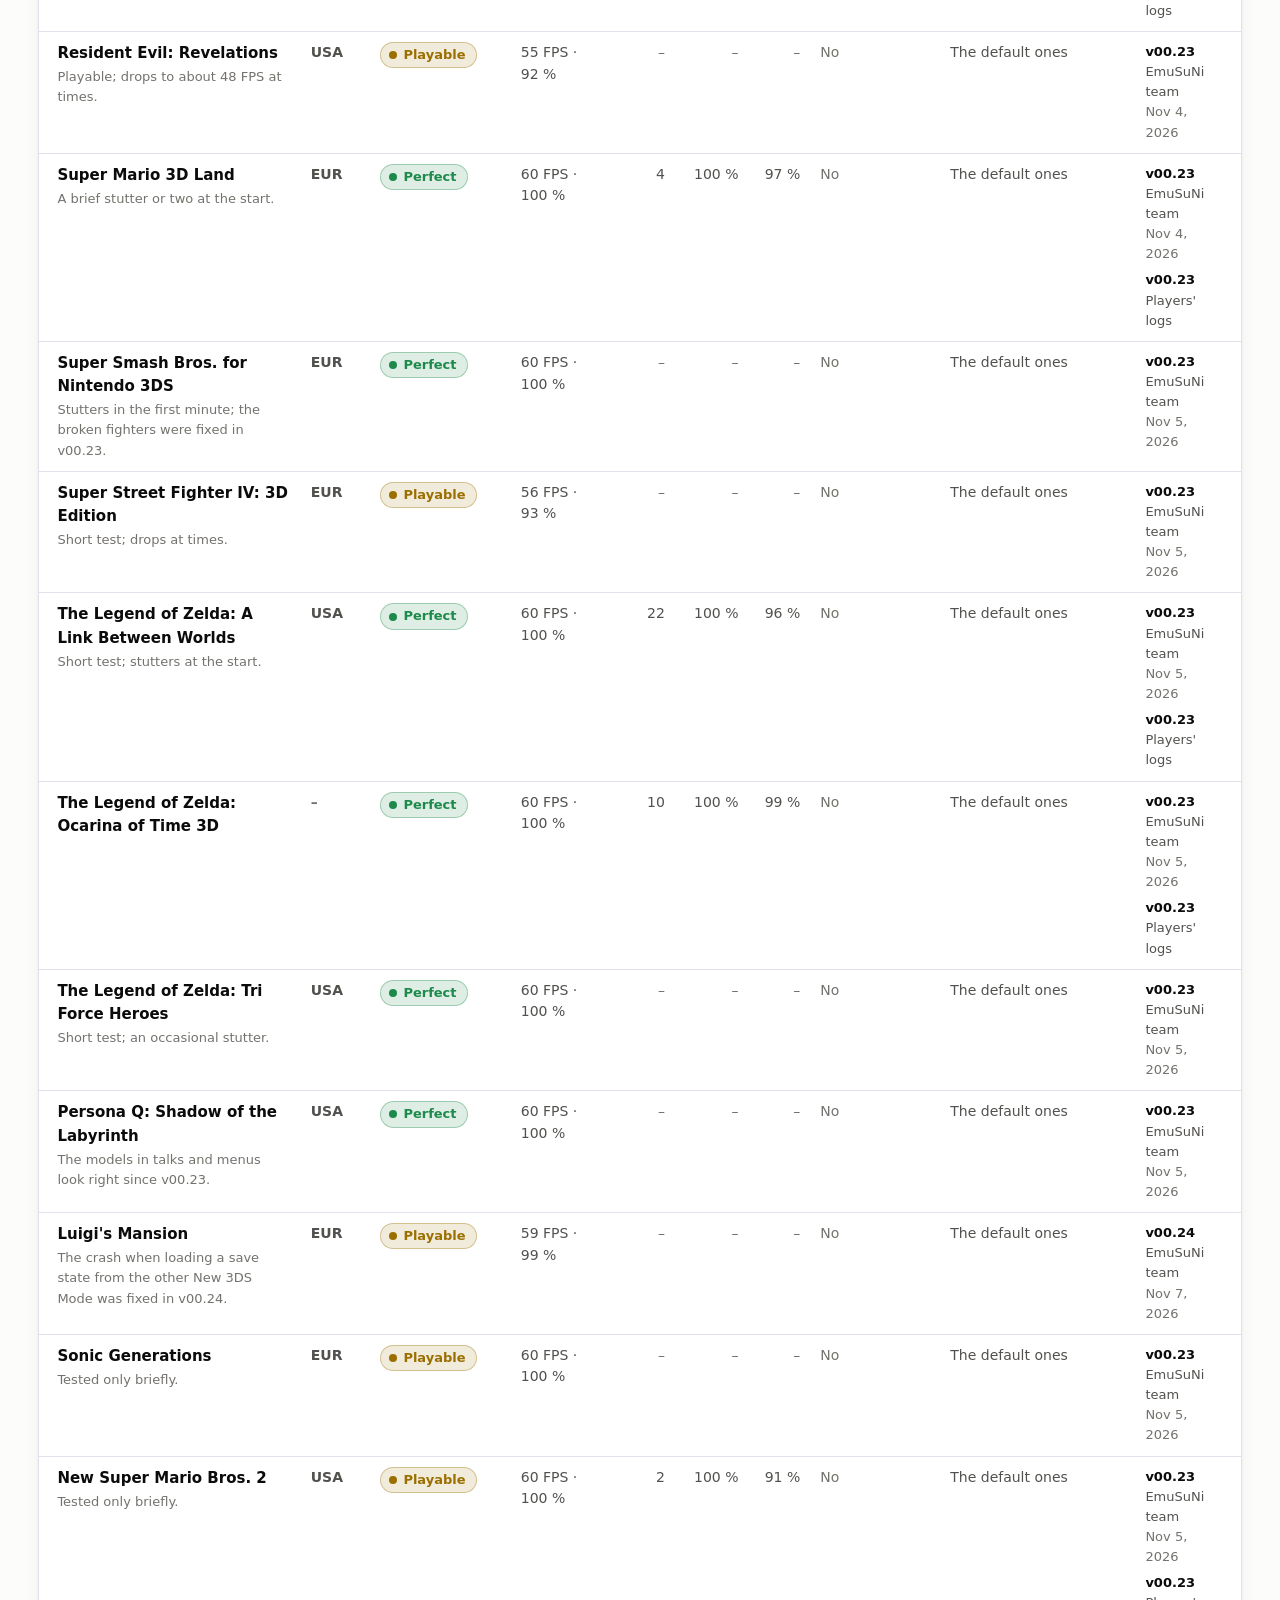
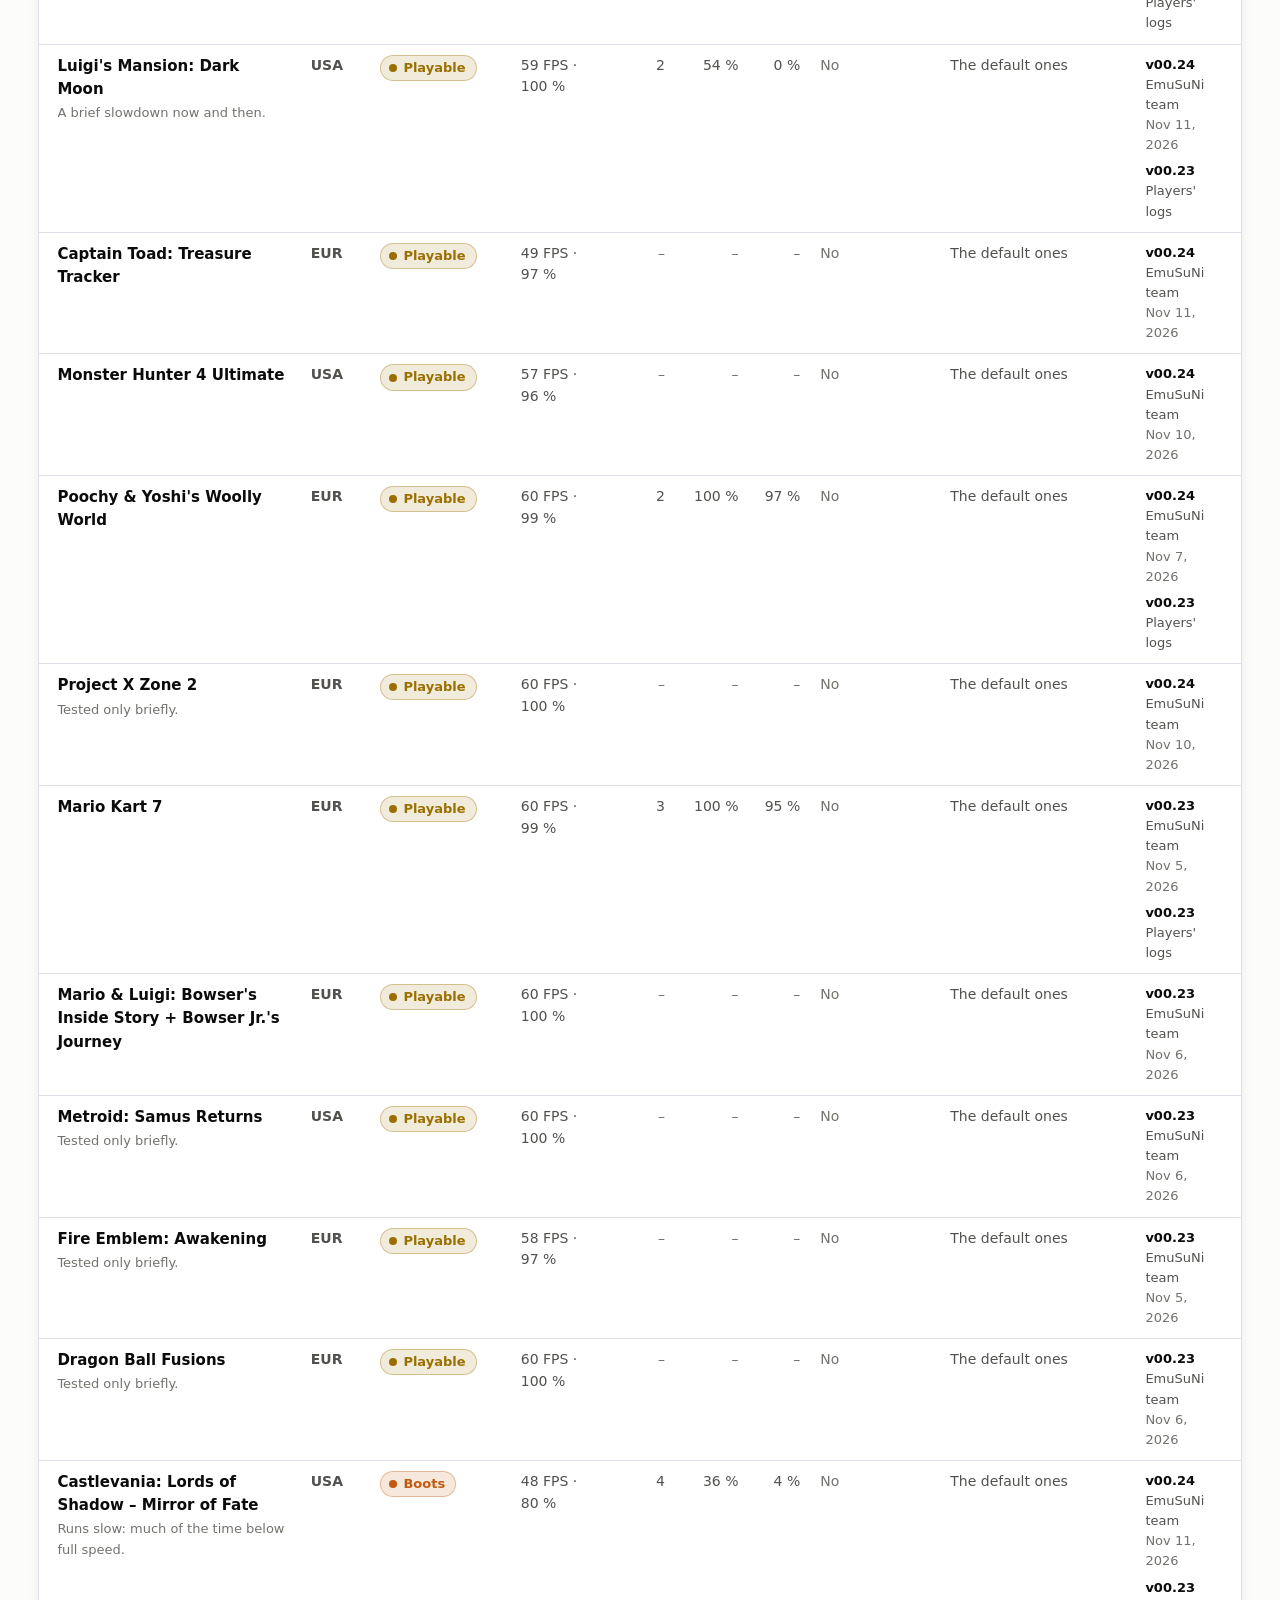
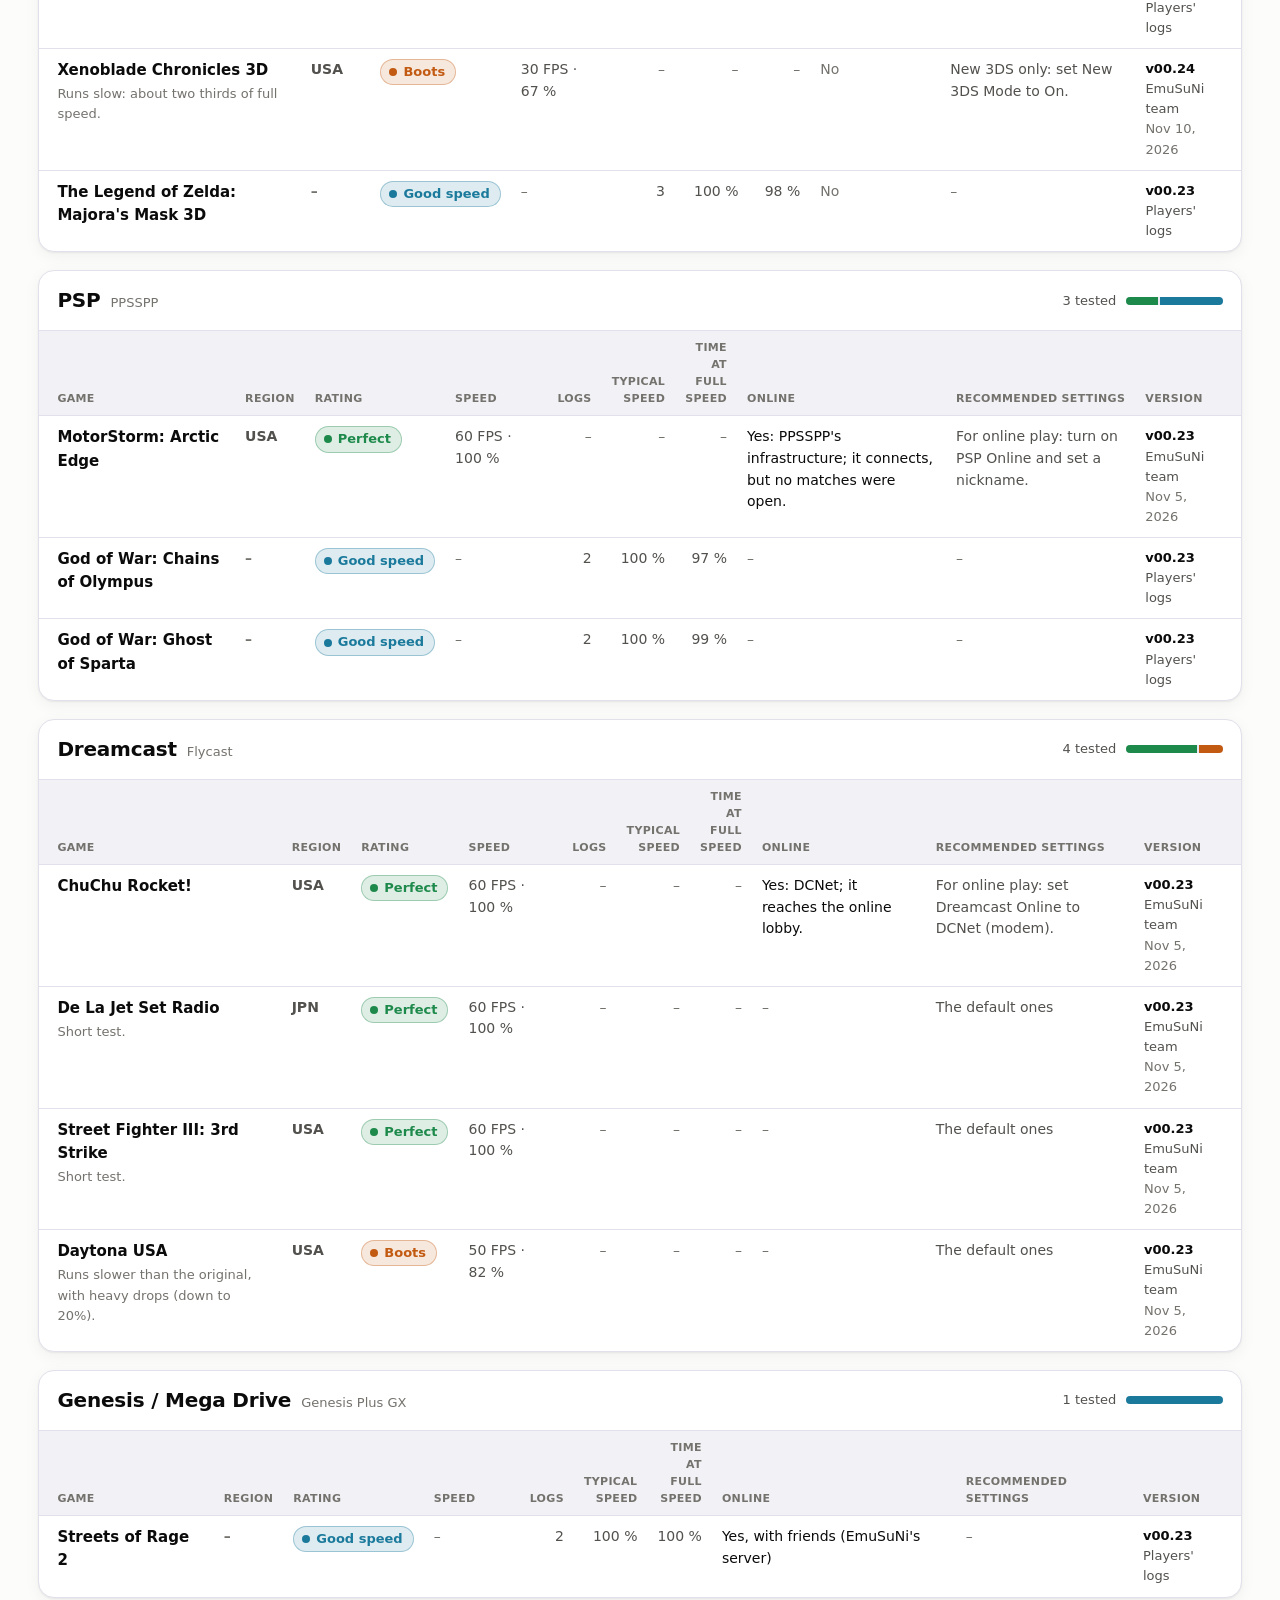
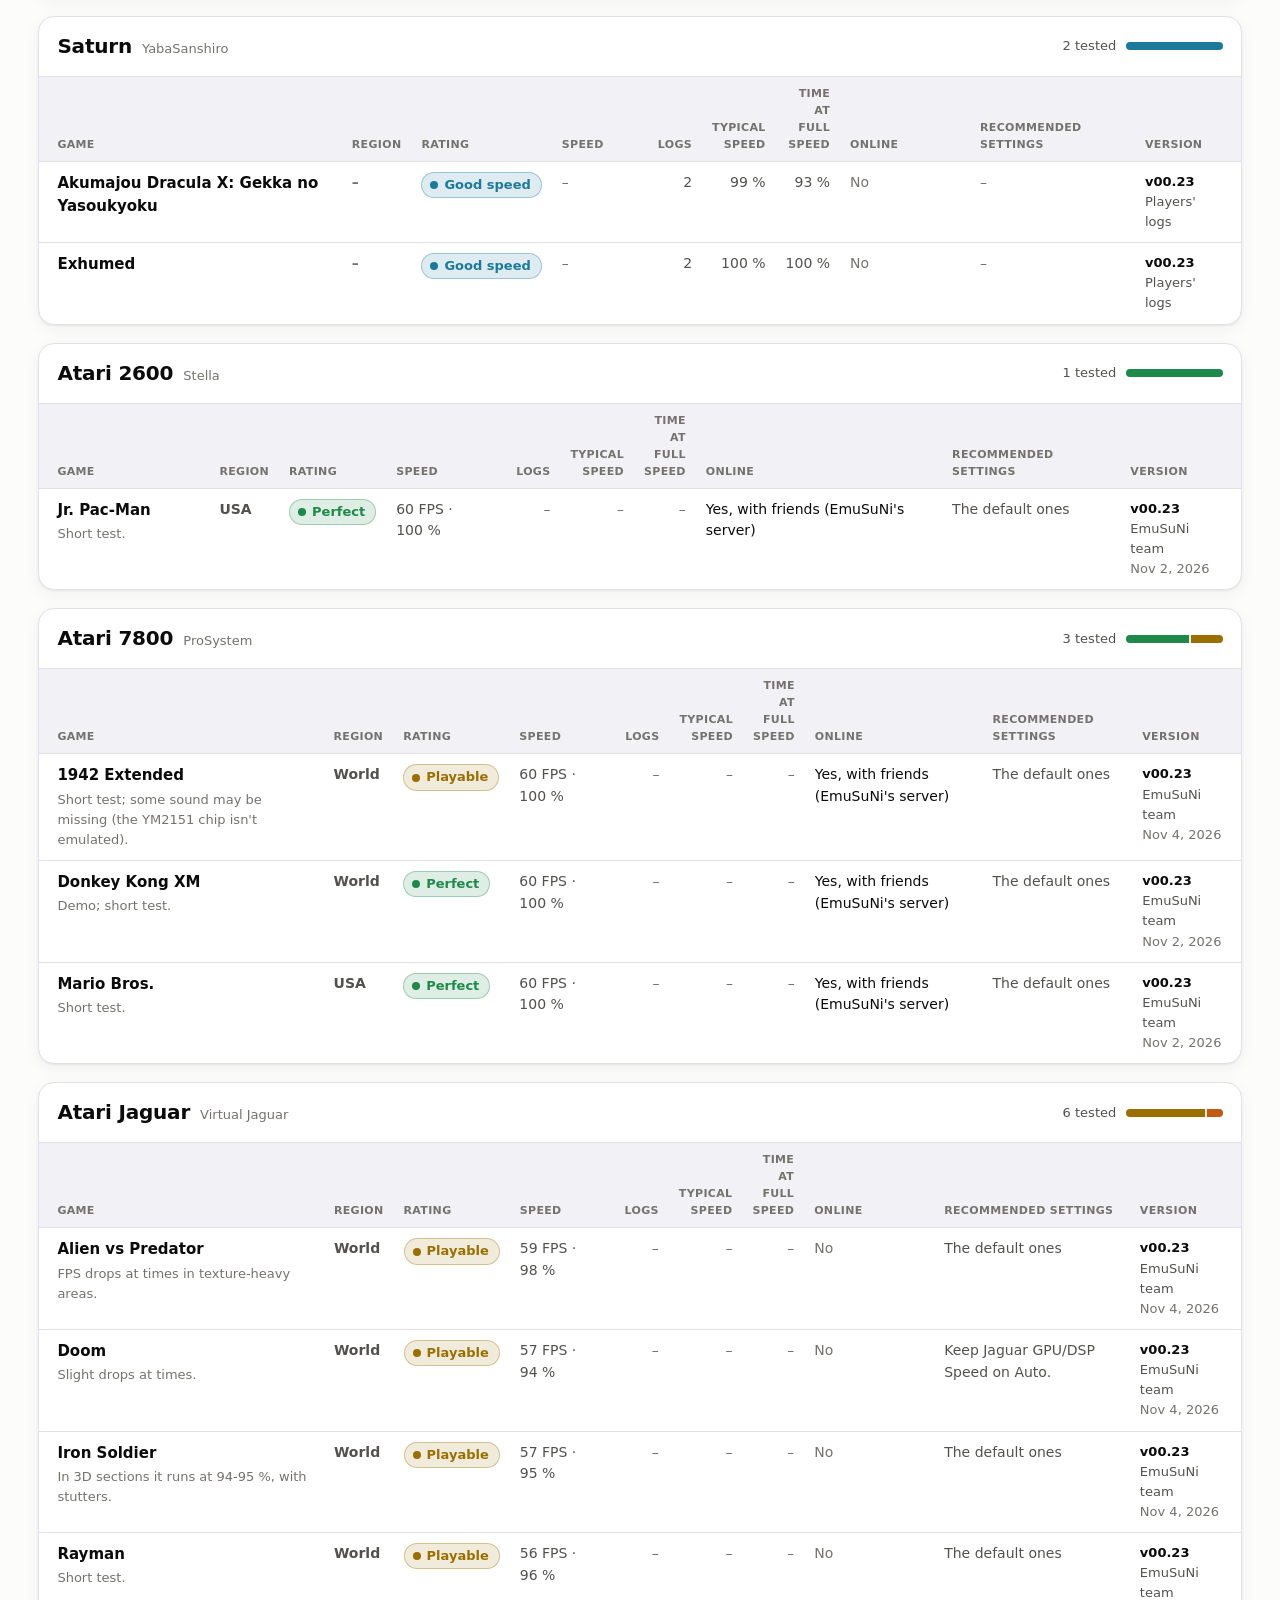
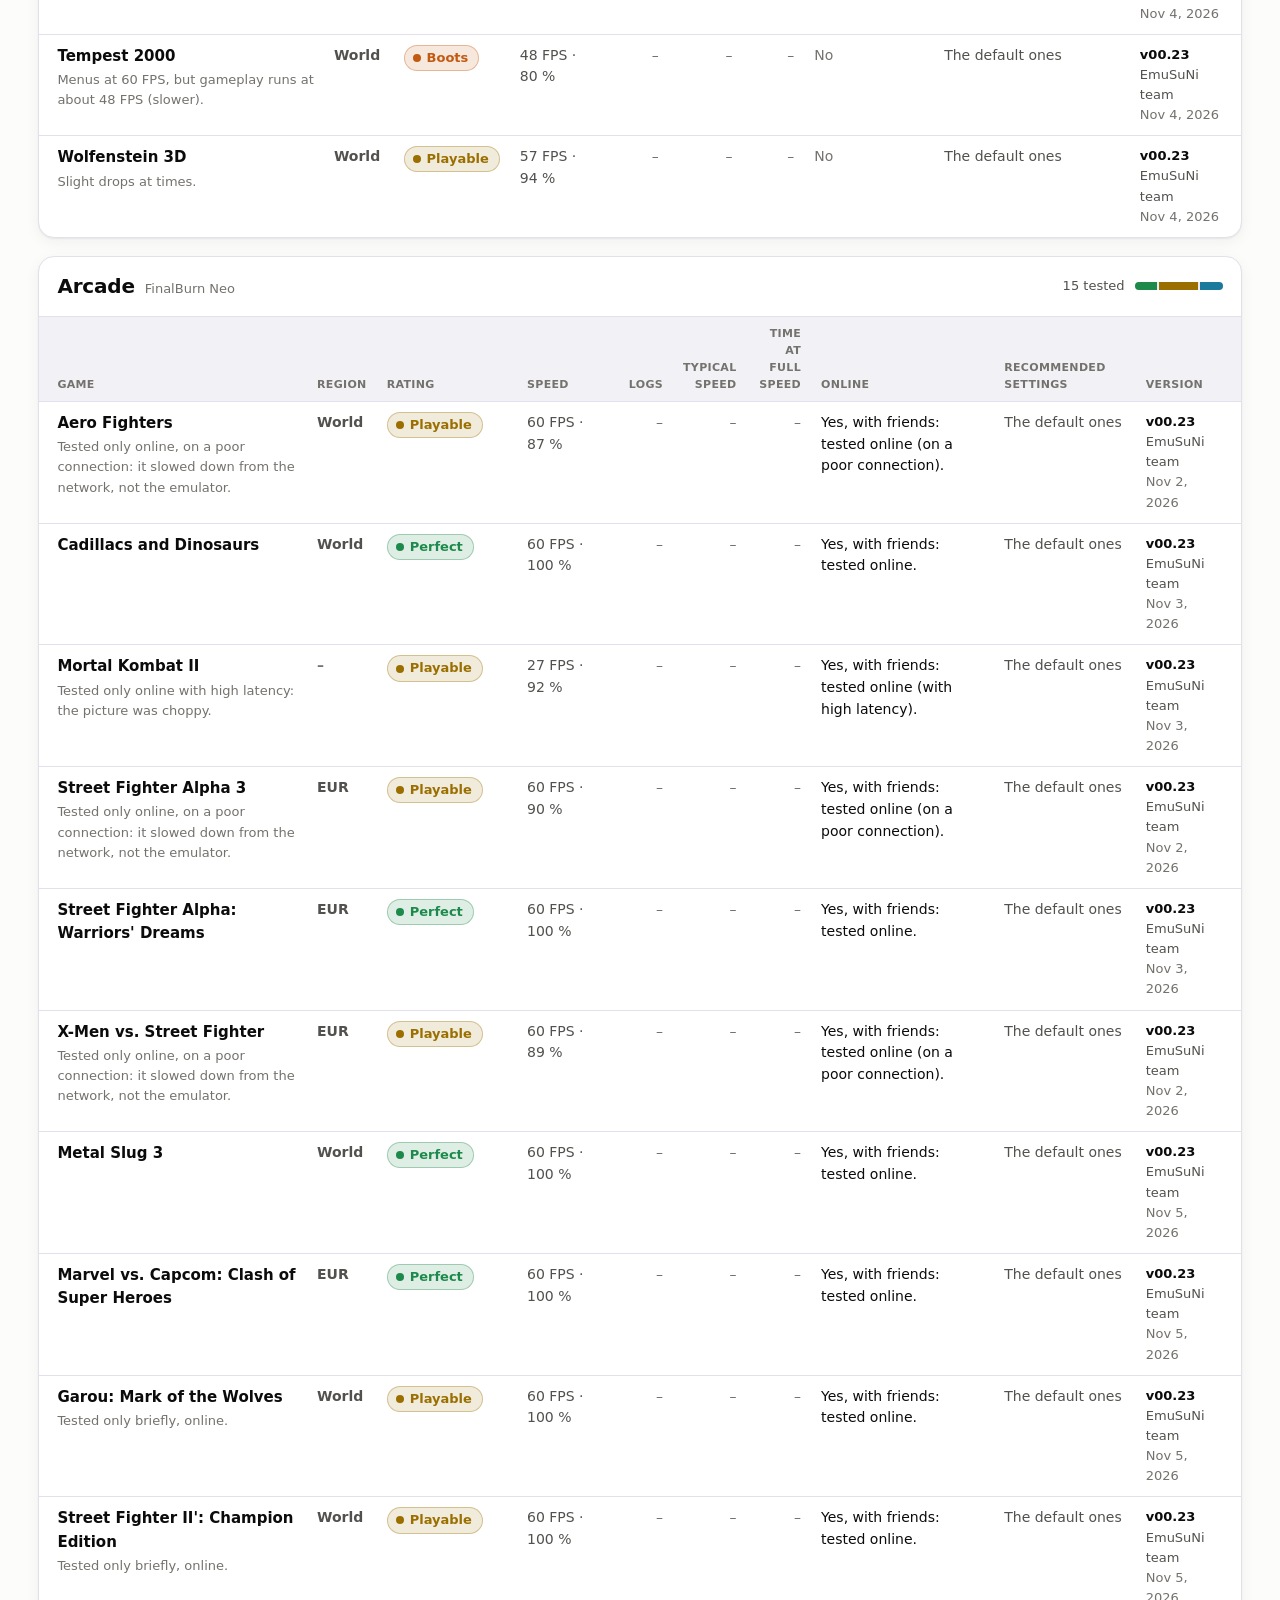
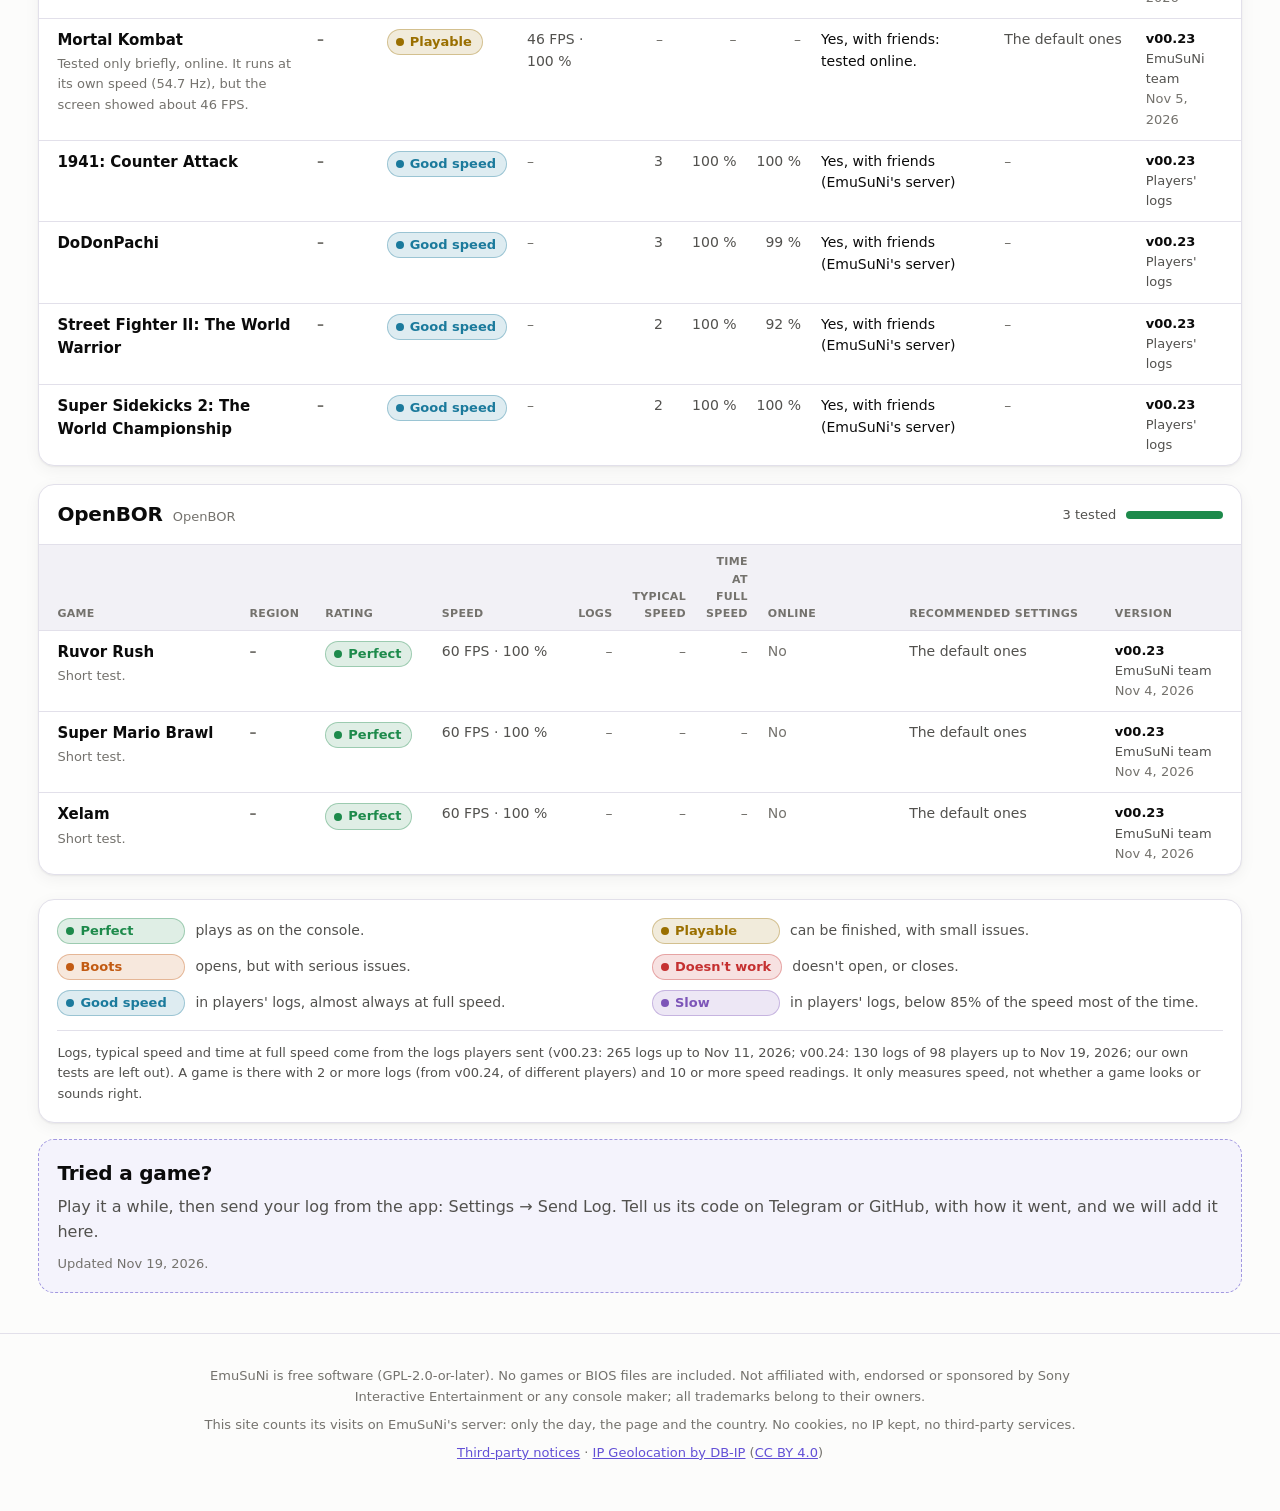
<file: compat.html>
<!doctype html>
<html lang="en">
<head>
  <meta charset="utf-8">
  <meta name="viewport" content="width=device-width, initial-scale=1">
  <title>EmuSuNi compatibility</title>
  <meta name="description" content="Which games EmuSuNi plays well on a PS4, console by console: tested games, their region, a rating, the recommended settings and the speed in players' logs.">
  <meta name="color-scheme" content="light dark">
  <link rel="icon" href="favicon.svg" type="image/svg+xml">
  <link rel="stylesheet" href="style.css">
</head>
<body>
  <a class="skip" href="#main" data-i18n="skip">Skip to content</a>
  <header class="top">
    <a class="brand" href="./" aria-label="EmuSuNi">
      <svg class="logo" viewBox="0 0 64 64" aria-hidden="true"><circle cx="32" cy="16" r="11" fill="#3f7de0"/><circle cx="16" cy="32" r="11" fill="#2fae5e"/><circle cx="48" cy="32" r="11" fill="#e04848"/><circle cx="32" cy="48" r="11" fill="#eebd2a"/></svg>
      <span>EmuSuNi</span>
    </a>
    <nav class="nav" aria-label="Pages">
      <a href="./" data-i18n="nav_home">Home</a>
      <a href="./#systems" data-i18n="nav_systems">Consoles</a>
      <a href="compat.html" class="tab active" aria-current="page" data-i18n="nav_compat">Compatibility</a>
      <a href="stats.html" class="tab" data-i18n="nav_stats">Statistics</a>
      <a href="./#donate" data-i18n="nav_donate">Donate</a>
    </nav>
    <div class="switches">
      <button type="button" id="lang" class="pill" aria-label="Español / English">ES</button>
      <button type="button" id="theme" class="pill" aria-label="Light or dark">◐</button>
    </div>
  </header>

  <main id="main" class="compat-page">
    <section class="band">
      <h1 class="page-title" data-i18n="cp_title">Compatibility</h1>
      <p class="note" data-i18n="cp_sub">The games we have played on a PS4 with EmuSuNi, console by console.</p>
      <div class="cp-tools">
        <label class="cp-search">
          <svg viewBox="0 0 24 24" aria-hidden="true"><circle cx="11" cy="11" r="7"/><path d="M20 20l-3.5-3.5"/></svg>
          <input type="search" id="cp-q" autocomplete="off" data-i18n-placeholder="cp_search" placeholder="Search a game">
        </label>
        <div class="cp-filters">
          <div class="cp-frow"><span class="cp-flabel" data-i18n="cp_f_consoles">Consoles</span><div class="sys-filters" id="cp-consoles" role="group"></div></div>
          <div class="cp-frow"><span class="cp-flabel" data-i18n="cp_f_ratings">Rating</span><div class="sys-filters" id="cp-ratings" role="group"></div></div>
          <button type="button" class="cp-clear" id="cp-clear" hidden data-i18n="cp_clear">Clear filters</button>
        </div>
      </div>
      <p class="note notice" id="cp-state" data-i18n="cp_loading">Loading…</p>
      <div id="cp-list" class="cp-list"></div>
      <div class="cp-key">
        <ul class="cp-legend" aria-label="Ratings">
          <li><span class="cp-badge perfect" data-i18n="cp_r_perfect">Perfect</span><span data-i18n="cp_d_perfect">Plays as on the console.</span></li>
          <li><span class="cp-badge playable" data-i18n="cp_r_playable">Playable</span><span data-i18n="cp_d_playable">Can be finished, with small issues.</span></li>
          <li><span class="cp-badge boots" data-i18n="cp_r_boots">Boots</span><span data-i18n="cp_d_boots">Opens, with serious issues.</span></li>
          <li><span class="cp-badge broken" data-i18n="cp_r_broken">Doesn't work</span><span data-i18n="cp_d_broken">Doesn't open, or closes.</span></li>
          <li><span class="cp-badge logfast" data-i18n="cp_r_logfast">Good speed</span><span data-i18n="cp_d_logfast">players' logs: almost always at full speed.</span></li>
          <li><span class="cp-badge logslow" data-i18n="cp_r_logslow">Slow</span><span data-i18n="cp_d_logslow">players' logs: below 85% of the speed most of the time.</span></li>
        </ul>
        <p class="note cp-logs-note" id="cp-logs-note" hidden></p>
      </div>
      <div class="cp-help">
        <h2 data-i18n="cp_help_title">Tried a game?</h2>
        <p data-i18n="cp_help">Play it a while, then send your log from the app: Settings → Send Log. Tell us its code on Telegram or GitHub, with how it went, and we will add it here.</p>
        <p class="note small" id="cp-updated"></p>
      </div>
    </section>
  </main>

  <footer class="foot">
    <p data-i18n="disclaimer">EmuSuNi is free software (GPL-2.0-or-later). No games or BIOS files are included. Not affiliated with Sony.</p>
    <p id="visits" class="visits" hidden></p>
    <p data-i18n="visits_privacy">This site counts its visits on EmuSuNi's server: only the day, the page and the country. No cookies, no IP kept, no third-party services.</p>
    <p>
      <a href="https://github.com/arturofuentes1988/EmuSuNi/blob/main/THIRD_PARTY_NOTICES.md" data-i18n="notices">Third-party notices</a> ·
      <a href="https://db-ip.com">IP Geolocation by DB-IP</a> (<a href="https://creativecommons.org/licenses/by/4.0/">CC BY 4.0</a>)
    </p>
  </footer>
  <script src="strings.js" defer></script>
  <script src="common.js" defer></script>
  <script src="compat.js" defer></script>
</body>
</html>
</file>
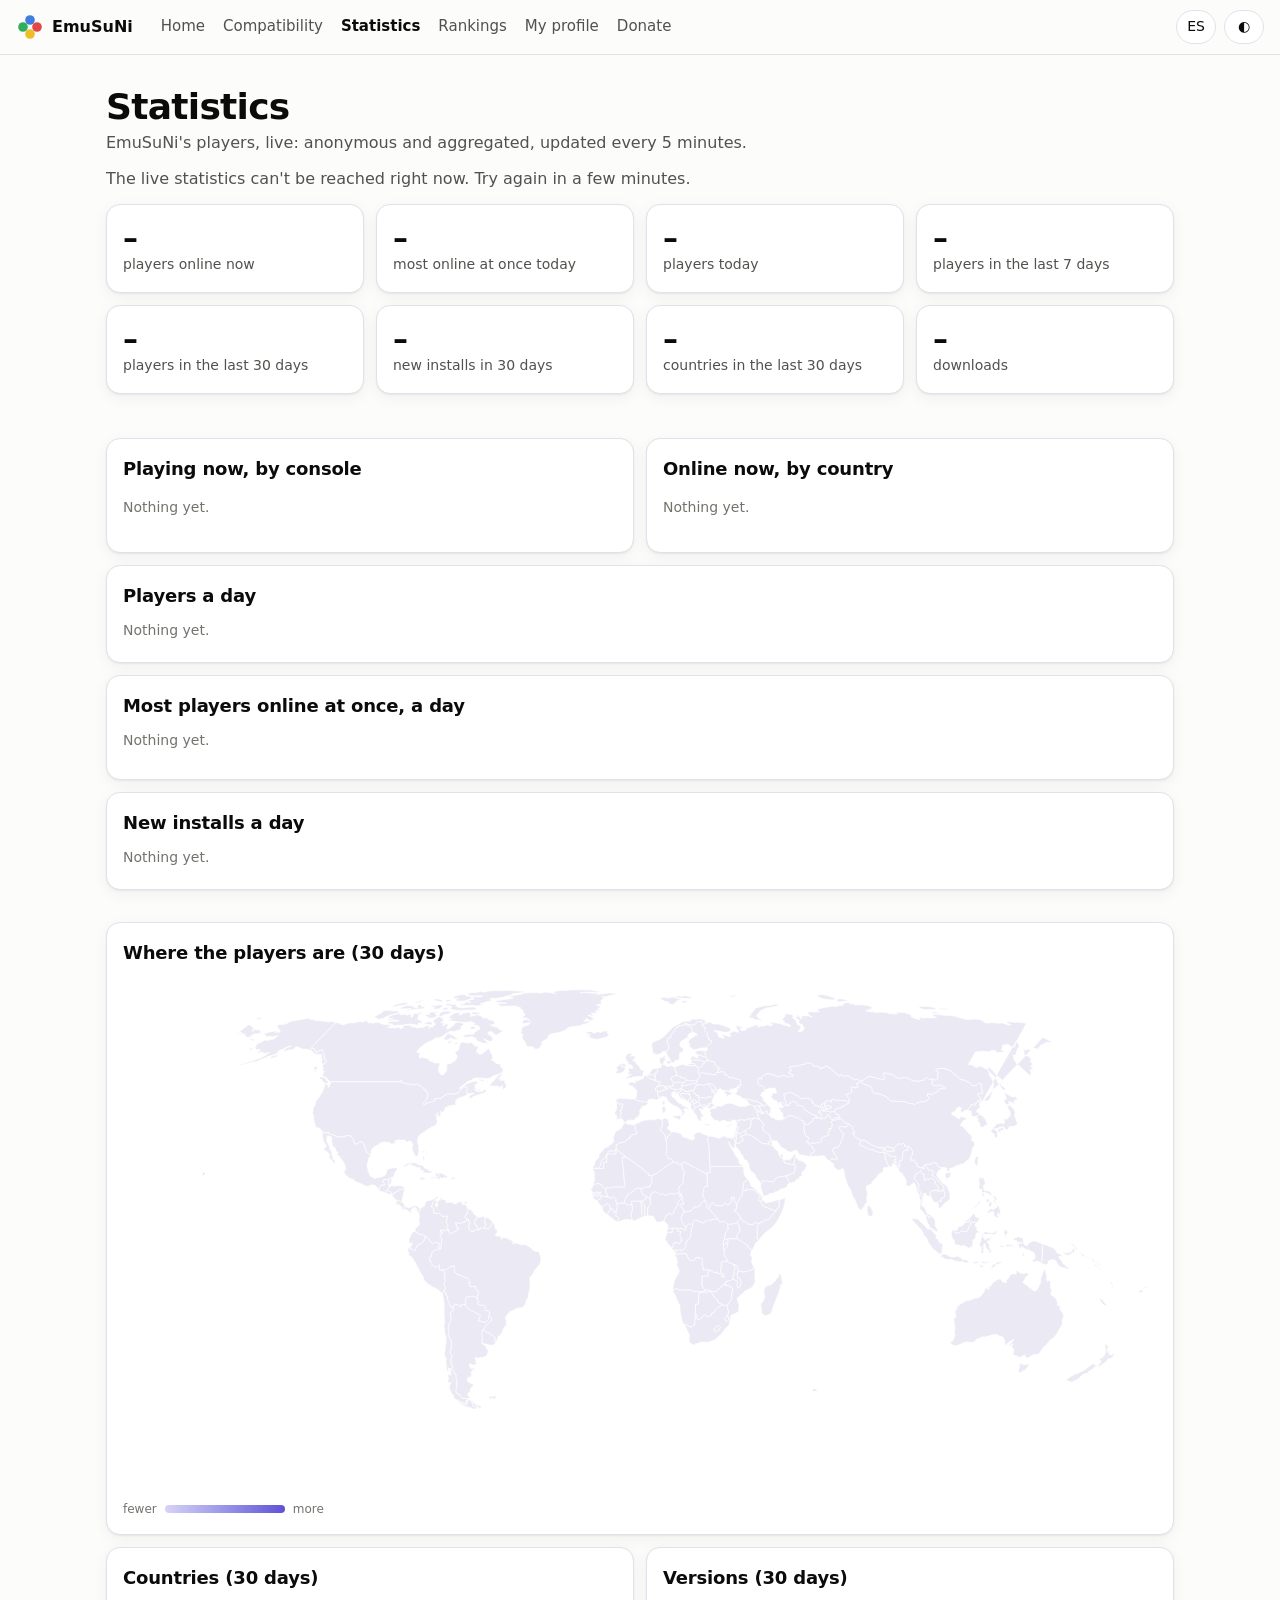
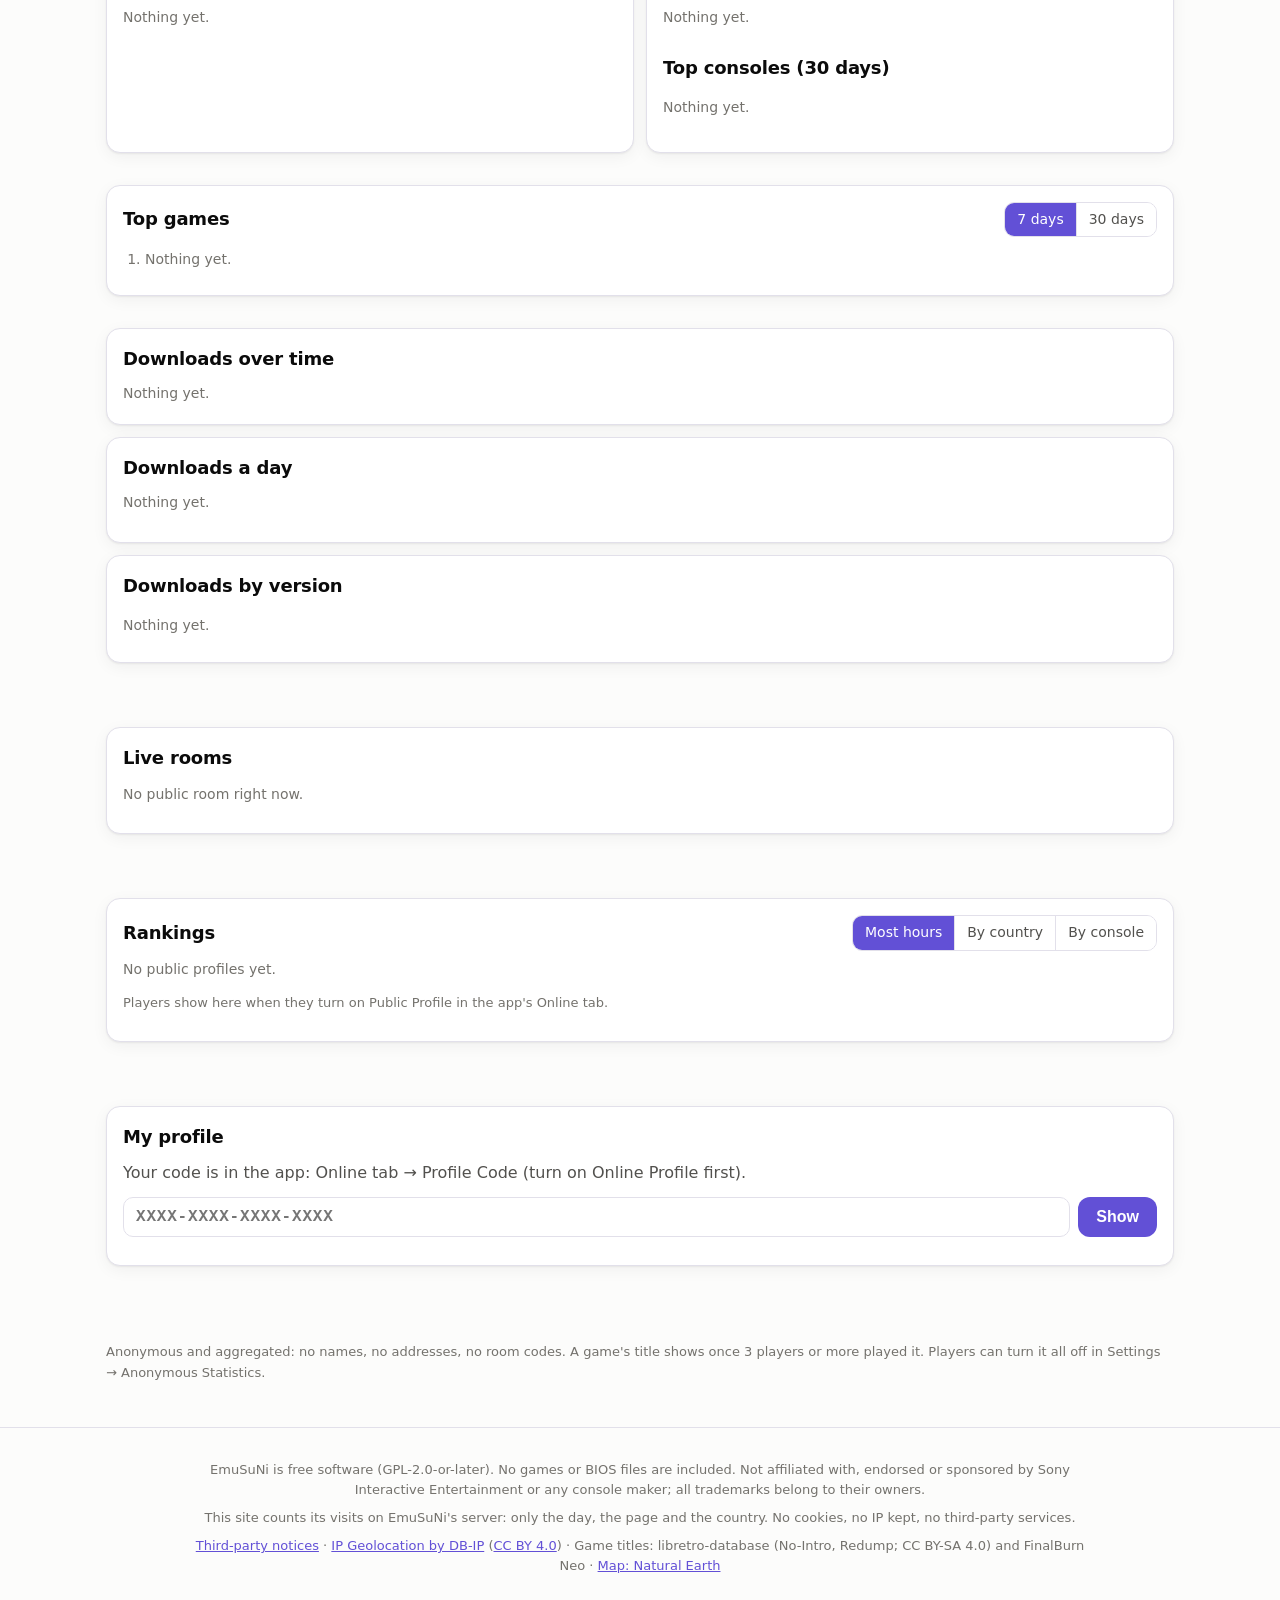
<file: stats.html>
<!doctype html>
<html lang="en">
<head>
  <meta charset="utf-8">
  <meta name="viewport" content="width=device-width, initial-scale=1">
  <title>EmuSuNi statistics</title>
  <meta name="description" content="EmuSuNi's players, live: online now, countries, consoles, games, rooms, rankings - anonymous and aggregated.">
  <meta name="color-scheme" content="light dark">
  <link rel="icon" href="favicon.svg" type="image/svg+xml">
  <link rel="stylesheet" href="style.css">
</head>
<body>
  <a class="skip" href="#main" data-i18n="skip">Skip to content</a>
  <header class="top">
    <a class="brand" href="./" aria-label="EmuSuNi">
      <svg class="logo" viewBox="0 0 64 64" aria-hidden="true"><circle cx="32" cy="16" r="11" fill="#3f7de0"/><circle cx="16" cy="32" r="11" fill="#2fae5e"/><circle cx="48" cy="32" r="11" fill="#e04848"/><circle cx="32" cy="48" r="11" fill="#eebd2a"/></svg>
      <span>EmuSuNi</span>
    </a>
    <nav class="nav" aria-label="Pages">
      <a href="./" data-i18n="nav_home">Home</a>
      <a href="compat.html" class="tab" data-i18n="nav_compat">Compatibility</a>
      <a href="stats.html" class="tab active" aria-current="page" data-i18n="nav_stats">Statistics</a>
      <a href="#rankings" data-i18n="p_rankings">Rankings</a>
      <a href="#profile" data-i18n="p_profile">My profile</a>
      <a href="./#donate" data-i18n="nav_donate">Donate</a>
    </nav>
    <div class="switches">
      <a class="pill nav-mobile" href="./" data-i18n="nav_home">Home</a>
      <button type="button" id="lang" class="pill" aria-label="Español / English">ES</button>
      <button type="button" id="theme" class="pill" aria-label="Light or dark">◐</button>
    </div>
  </header>

  <main id="main" class="stats-page">
    <section class="band">
      <h1 class="page-title" data-i18n="st_title">Statistics</h1>
      <p class="note" data-i18n="st_sub">EmuSuNi's players, live.</p>
      <p class="note notice" id="stats-state" data-i18n="stats_loading">Loading…</p>
      <div class="tiles five eight" id="stats-tiles">
        <div class="tile"><span class="tile-value" id="t-online">–</span><span class="tile-label" data-i18n="t_online">players online now</span></div>
        <div class="tile"><span class="tile-value" id="t-peak">–</span><span class="tile-label" data-i18n="t_peak">most online at once today</span></div>
        <div class="tile"><span class="tile-value" id="t-today">–</span><span class="tile-label" data-i18n="t_today">players today</span></div>
        <div class="tile"><span class="tile-value" id="t-week">–</span><span class="tile-label" data-i18n="t_week">players in the last 7 days</span></div>
        <div class="tile"><span class="tile-value" id="t-active">–</span><span class="tile-label" data-i18n="t_active">players in the last 30 days</span></div>
        <div class="tile"><span class="tile-value" id="t-new">–</span><span class="tile-label" data-i18n="t_new">new installs in 30 days</span></div>
        <div class="tile"><span class="tile-value" id="t-countries">–</span><span class="tile-label" data-i18n="t_countries">countries in the last 30 days</span></div>
        <div class="tile"><span class="tile-value" id="t-downloads">–</span><span class="tile-label" data-i18n="t_downloads">downloads</span></div>
      </div>
    </section>

    <section class="band grid" id="now-section">
      <article class="panel"><h2 data-i18n="p_online_console">Playing now, by console</h2><ul class="bars" id="now-consoles"></ul></article>
      <article class="panel"><h2 data-i18n="p_online_country">Online now, by country</h2><ul class="bars" id="now-countries"></ul><p class="note small" id="now-countries-n"></p></article>
      <article class="panel wide"><h2 data-i18n="p_daily">Players a day</h2><div class="chart" id="chart-daily"></div></article>
      <article class="panel wide"><h2 data-i18n="p_peak">Most players online at once, a day</h2><div class="chart" id="chart-peak"></div><p class="note small" id="peak-record"></p></article>
      <article class="panel wide"><h2 data-i18n="p_new">New installs a day</h2><div class="chart" id="chart-new"></div></article>
    </section>

    <section id="countries" class="band grid">
      <article class="panel wide">
        <h2 data-i18n="p_map">Where the players are (30 days)</h2>
        <div id="map" class="map"></div>
        <div class="legend" aria-hidden="true"><span data-i18n="map_legend_low">fewer</span><span class="ramp"></span><span data-i18n="map_legend_high">more</span></div>
      </article>
      <article class="panel">
        <h2 data-i18n="p_countries">Countries (30 days)</h2>
        <ul class="bars" id="list-countries"></ul>
        <button type="button" class="more" id="more-countries" hidden data-i18n="show_all">Show all</button>
      </article>
      <article class="panel">
        <h2 data-i18n="p_versions">Versions (30 days)</h2>
        <ul class="bars" id="list-versions"></ul>
        <h2 class="second" data-i18n="p_consoles">Top consoles (30 days)</h2>
        <ul class="bars" id="list-consoles"></ul>
        <p class="note small" id="consoles-hours"></p>
      </article>
    </section>

    <section id="games" class="band grid">
      <article class="panel wide">
        <div class="panel-head">
          <h2 data-i18n="p_games">Top games</h2>
          <div class="segmented" role="group">
            <button type="button" id="games-7" class="seg on" data-i18n="g7">7 days</button>
            <button type="button" id="games-30" class="seg" data-i18n="g30">30 days</button>
          </div>
        </div>
        <ol class="games" id="list-games"></ol>
      </article>
    </section>

    <section id="downloads" class="band grid">
      <article class="panel wide"><h2 data-i18n="p_downloads">Downloads over time</h2><div class="chart" id="chart-downloads"></div></article>
      <article class="panel wide"><h2 data-i18n="p_dl_daily">Downloads a day</h2><div class="chart" id="chart-dl-daily"></div><p class="note small" id="dl-week"></p></article>
      <article class="panel wide"><h2 data-i18n="p_by_version">Downloads by version</h2><ul class="bars" id="list-downloads"></ul></article>
    </section>

    <section id="rooms-section" class="band">
      <article class="panel">
        <h2 data-i18n="p_rooms">Live rooms</h2>
        <p class="note" id="rooms-summary"></p>
        <div id="rooms"></div>
        <p class="note small" id="private-rooms"></p>
      </article>
    </section>

    <section id="rankings" class="band">
      <article class="panel">
        <div class="panel-head">
          <h2 data-i18n="p_rankings">Rankings</h2>
          <div class="segmented" role="group">
            <button type="button" id="rank-all" class="seg on" data-i18n="r_all">Most hours</button>
            <button type="button" id="rank-country" class="seg" data-i18n="r_country">By country</button>
            <button type="button" id="rank-console" class="seg" data-i18n="r_console">By console</button>
          </div>
        </div>
        <select id="rank-choice" class="choice" hidden aria-label="Choice"></select>
        <div id="ranking"></div>
        <p class="note small" id="rank-profiles"></p>
        <p class="note small" data-i18n="r_note">Players show here when they turn on Public Profile in the app's Online tab.</p>
      </article>
    </section>

    <section id="profile" class="band">
      <article class="panel">
        <h2 data-i18n="p_profile">My profile</h2>
        <p class="note" data-i18n="profile_hint">Your code is in the app: Online tab → Profile Code.</p>
        <form id="profile-form" class="code-form" autocomplete="off">
          <input id="profile-code" class="code-input" inputmode="text" maxlength="19" placeholder="XXXX-XXXX-XXXX-XXXX" aria-label="Profile code" spellcheck="false">
          <button type="submit" class="button small" data-i18n="profile_button">Show</button>
        </form>
        <div id="profile-view"></div>
      </article>
    </section>

    <section class="band">
      <p class="note small" id="stats-updated"></p>
      <p class="note small" data-i18n="stats_privacy">Anonymous and aggregated.</p>
    </section>
  </main>

  <footer class="foot">
    <p data-i18n="disclaimer">EmuSuNi is free software (GPL-2.0-or-later). No games or BIOS files are included. Not affiliated with Sony.</p>
    <p id="visits" class="visits" hidden></p>
    <p data-i18n="visits_privacy">This site counts its visits on EmuSuNi's server: only the day, the page and the country. No cookies, no IP kept, no third-party services.</p>
    <p>
      <a href="https://github.com/arturofuentes1988/EmuSuNi/blob/main/THIRD_PARTY_NOTICES.md" data-i18n="notices">Third-party notices</a> ·
      <a href="https://db-ip.com">IP Geolocation by DB-IP</a> (<a href="https://creativecommons.org/licenses/by/4.0/">CC BY 4.0</a>) ·
      <span data-i18n="titles_credit">Game titles: libretro-database and FinalBurn Neo</span> ·
      <a href="https://www.naturalearthdata.com" data-i18n="map_credit">Map: Natural Earth</a>
    </p>
  </footer>
  <div id="tooltip" class="tooltip" role="status" hidden></div>
  <script src="strings.js" defer></script>
  <script src="common.js" defer></script>
  <script src="stats.js" defer></script>
</body>
</html>
</file>
<file: style.css>
/* EmuSuNi's page: mobile first, light and dark (the system's, or the ◐ button's), no web fonts. */
:root {
  color-scheme: light;
  --bg: #fcfcfb;
  --bg-2: #f2f1f6;
  --card: #ffffff;
  --line: #e2e0ea;
  --text: #0b0b0b;
  --text-2: #52514e;
  --muted: #74726d;
  --accent: #6250d6;       /* buttons, links, the charts' one series (validated: contrast >= 3:1) */
  --accent-ink: #ffffff;
  --track: #ebe9f3;
  --shadow: 0 1px 2px rgb(0 0 0 / 6%), 0 4px 16px rgb(0 0 0 / 5%);
}
@media (prefers-color-scheme: dark) {
  :root:not([data-theme="light"]) {
    color-scheme: dark;
    --bg: #121216;
    --bg-2: #18181d;
    --card: #1a1a19;
    --line: #2c2b33;
    --text: #f0efec;
    --text-2: #c3c2b7;
    --muted: #9a998f;
    --accent: #9085e9;
    --accent-ink: #0b0b0b;
    --track: #2a2930;
    --shadow: none;
  }
}
:root[data-theme="dark"] {
  color-scheme: dark;
  --bg: #121216;
  --bg-2: #18181d;
  --card: #1a1a19;
  --line: #2c2b33;
  --text: #f0efec;
  --text-2: #c3c2b7;
  --muted: #9a998f;
  --accent: #9085e9;
  --accent-ink: #0b0b0b;
  --track: #2a2930;
  --shadow: none;
}

* { box-sizing: border-box; }
html { scroll-behavior: smooth; }
body {
  margin: 0;
  background: var(--bg);
  color: var(--text);
  font: 16px/1.55 system-ui, -apple-system, "Segoe UI", Roboto, "Helvetica Neue", Arial, sans-serif;
  -webkit-text-size-adjust: 100%;
}
a { color: var(--accent); }
img { max-width: 100%; height: auto; display: block; }
code { font: 0.9em ui-monospace, SFMono-Regular, Menlo, Consolas, monospace; background: var(--bg-2); padding: 0.1em 0.3em; border-radius: 4px; overflow-wrap: anywhere; }
.skip { position: absolute; left: -999px; }
.skip:focus { left: 16px; top: 8px; z-index: 10; background: var(--card); padding: 8px; }

/* Header */
.top {
  position: sticky; top: 0; z-index: 5;
  display: flex; align-items: center; gap: 12px;
  padding: 10px 16px;
  background: color-mix(in srgb, var(--bg) 88%, transparent);
  backdrop-filter: blur(8px);
  border-bottom: 1px solid var(--line);
}
.brand { display: flex; align-items: center; gap: 8px; color: var(--text); text-decoration: none; font-weight: 700; }
.logo { width: 28px; height: 28px; }
.nav { display: none; gap: 18px; margin-left: 16px; }
.nav a { color: var(--text-2); text-decoration: none; font-size: 15px; }
.nav a:hover { color: var(--text); }
.switches { margin-left: auto; display: flex; gap: 8px; }
.pill {
  min-width: 40px; height: 34px; padding: 0 10px;
  border: 1px solid var(--line); border-radius: 999px;
  background: var(--card); color: var(--text); font: inherit; font-size: 14px; cursor: pointer;
}
.pill:focus-visible, .button:focus-visible, .more:focus-visible { outline: 2px solid var(--accent); outline-offset: 2px; }

/* Hero */
.hero { text-align: center; padding: 40px 16px 32px; max-width: 760px; margin: 0 auto; }
.hero-logo { width: 88px; height: 88px; margin: 0 auto 4px; filter: drop-shadow(0 6px 18px rgb(98 80 214 / 25%)); }
h1 { font-size: 44px; line-height: 1.1; margin: 8px 0; letter-spacing: -0.02em; }
.tagline { font-size: 20px; font-weight: 600; margin: 8px 0; }
.sub { color: var(--text-2); margin: 8px 0 20px; }
.cta { display: flex; flex-wrap: wrap; justify-content: center; gap: 12px; }
.button {
  display: inline-flex; align-items: center; gap: 6px;
  padding: 12px 22px; border-radius: 12px;
  background: var(--accent); color: var(--accent-ink);
  font-weight: 700; text-decoration: none; font-size: 18px;
}
.button.ghost { background: transparent; color: var(--text); border: 1px solid var(--line); font-weight: 600; }
.meta { color: var(--muted); font-size: 14px; margin-top: 12px; }
.meta span + span::before { content: " · "; }

/* Sections */
.band { padding: 32px 16px; max-width: 1100px; margin: 0 auto; }
h2 { font-size: 28px; margin: 0 0 16px; letter-spacing: -0.01em; }
h3 { font-size: 18px; margin: 0 0 8px; }
.cards { display: grid; gap: 12px; grid-template-columns: 1fr; }
.card, .panel, .tile {
  background: var(--card); border: 1px solid var(--line); border-radius: 14px; box-shadow: var(--shadow);
}
.card { padding: 16px; }
.card p { margin: 0; color: var(--text-2); font-size: 15px; }
.consoles-title { margin-top: 24px; }
.consoles { list-style: none; padding: 0; margin: 0; display: grid; gap: 8px; grid-template-columns: repeat(2, minmax(0, 1fr)); }
.consoles li {
  background: var(--bg-2); border-radius: 10px; padding: 8px 10px; font-size: 14px;
  display: flex; flex-direction: column;
}
.consoles li b { font-size: 15px; }
.consoles li span { color: var(--muted); font-size: 12px; }
.shots { display: grid; gap: 12px; grid-template-columns: 1fr; }
.shots figure { margin: 0; }
.shots img { border-radius: 12px; border: 1px solid var(--line); }
.shots figcaption { color: var(--muted); font-size: 14px; margin-top: 6px; }

/* Statistics */
.note { color: var(--text-2); margin: 0 0 12px; }
.note.small { font-size: 13px; color: var(--muted); margin-top: 12px; }
.tiles { display: grid; gap: 12px; grid-template-columns: 1fr; margin-bottom: 12px; }
.tile { padding: 16px; display: flex; flex-direction: column; }
.tile-value { font-size: 40px; font-weight: 800; line-height: 1.1; font-variant-numeric: tabular-nums; }
.tile-label { color: var(--text-2); font-size: 14px; }
.grid { display: grid; gap: 12px; grid-template-columns: 1fr; }
.panel { padding: 16px; min-width: 0; }
.bars { list-style: none; padding: 0; margin: 0; }
.bars li { display: grid; grid-template-columns: minmax(0, 1fr) auto; gap: 2px 8px; align-items: center; padding: 5px 0; font-size: 14px; }
.bars .label { overflow: hidden; text-overflow: ellipsis; white-space: nowrap; }
.bars .value { color: var(--text-2); font-variant-numeric: tabular-nums; }
.bars .track { display: block; grid-column: 1 / -1; height: 8px; background: var(--track); border-radius: 4px; overflow: hidden; }
.bars .fill { display: block; height: 100%; background: var(--accent); border-radius: 0 4px 4px 0; min-width: 2px; }
.games { margin: 0; padding-left: 22px; }
.games li { padding: 4px 0; font-size: 14px; }
.games .console { color: var(--muted); font-size: 12px; margin-left: 4px; }
.games .hours { color: var(--text-2); font-variant-numeric: tabular-nums; float: right; }
.more { margin-top: 8px; background: none; border: 1px solid var(--line); color: var(--text); border-radius: 8px; padding: 6px 12px; font: inherit; font-size: 14px; cursor: pointer; }
.empty { color: var(--muted); font-size: 14px; margin: 4px 0; }
table.rooms { width: 100%; border-collapse: collapse; font-size: 14px; }
table.rooms th, table.rooms td { text-align: left; padding: 6px 4px; border-bottom: 1px solid var(--line); }
table.rooms th { color: var(--muted); font-weight: 600; font-size: 12px; }
.chart { position: relative; width: 100%; }
.chart svg { display: block; width: 100%; height: auto; overflow: visible; }
.chart .grid-line { stroke: var(--line); stroke-width: 1; }
.chart .axis-text { fill: var(--muted); font-size: 11px; }
.chart .line { fill: none; stroke: var(--accent); stroke-width: 2; stroke-linejoin: round; stroke-linecap: round; }
.chart .area { fill: var(--accent); opacity: 0.12; }
.chart .dot { fill: var(--accent); stroke: var(--card); stroke-width: 2; }
.chart .cross { stroke: var(--muted); stroke-width: 1; stroke-dasharray: 3 3; }
.tooltip {
  position: fixed; z-index: 20; pointer-events: none;
  background: var(--card); color: var(--text); border: 1px solid var(--line); border-radius: 8px;
  padding: 6px 10px; font-size: 13px; box-shadow: var(--shadow); white-space: nowrap;
}

/* Install, FAQ, footer */
.steps { padding-left: 22px; margin: 0; }
.steps li { margin: 8px 0; }
.warning { background: var(--bg-2); border-left: 4px solid var(--accent); padding: 10px 14px; border-radius: 8px; }
details { background: var(--card); border: 1px solid var(--line); border-radius: 12px; padding: 12px 16px; margin: 8px 0; }
summary { cursor: pointer; font-weight: 600; }
details p { color: var(--text-2); margin: 8px 0 0; }
.links { margin-top: 16px; }
.donate { text-align: center; }
.donate > p { max-width: 640px; margin: 8px auto 16px; }
.donate .donate-note { color: var(--muted); font-size: 14px; margin-top: 12px; }
.donate .donate-sub { font-size: 18px; margin: 28px 0 12px; }
.foot { border-top: 1px solid var(--line); padding: 24px 16px 40px; color: var(--muted); font-size: 13px; text-align: center; }
.foot p { max-width: 900px; margin: 8px auto; }
.foot .visits { color: var(--text); font-weight: 600; font-variant-numeric: tabular-nums; }

@media (min-width: 640px) {
  .cards { grid-template-columns: repeat(2, minmax(0, 1fr)); }
  .consoles { grid-template-columns: repeat(4, minmax(0, 1fr)); }
  .tiles { grid-template-columns: repeat(3, minmax(0, 1fr)); }
  .shots { grid-template-columns: repeat(3, minmax(0, 1fr)); }
  h1 { font-size: 56px; }
}
@media (min-width: 900px) {
  .nav { display: flex; }
  .cards { grid-template-columns: repeat(4, minmax(0, 1fr)); }
  .consoles { grid-template-columns: repeat(5, minmax(0, 1fr)); }
  .grid { grid-template-columns: repeat(2, minmax(0, 1fr)); }
  .panel.wide { grid-column: 1 / -1; }
}
@media (prefers-reduced-motion: reduce) { html { scroll-behavior: auto; } }
@media (forced-colors: active) { .bars .fill { background: CanvasText; } }

/* ---- 00.23: the statistics page, the Online tab's rankings and profiles ---- */
.sr { position: absolute; width: 1px; height: 1px; overflow: hidden; clip: rect(0 0 0 0); white-space: nowrap; }
.nav a.tab.active { color: var(--text); font-weight: 700; }
.nav-mobile { display: inline-flex; align-items: center; text-decoration: none; color: var(--text); font-size: 14px; }
@media (min-width: 900px) { .nav-mobile { display: none; } }
a.tile { text-decoration: none; color: var(--text); }
a.tile:hover { border-color: var(--accent); }
.more-link { text-align: center; margin: 12px 0 0; }
.more-link a { font-weight: 600; text-decoration: none; }
.page-title { font-size: 36px; margin: 0 0 4px; }
.notice:empty { display: none; }
.panel h2 { font-size: 18px; margin: 0 0 10px; }
.panel h2.second { margin-top: 20px; }
.panel h3 { font-size: 15px; margin: 16px 0 6px; color: var(--text-2); }
.band.grid { display: grid; gap: 12px; grid-template-columns: 1fr; padding-top: 0; }
.panel-head { display: flex; flex-wrap: wrap; align-items: center; justify-content: space-between; gap: 8px; margin-bottom: 8px; }
.panel-head h2 { margin: 0; }
.segmented { display: inline-flex; border: 1px solid var(--line); border-radius: 10px; overflow: hidden; }
.seg { background: var(--card); color: var(--text-2); border: 0; padding: 6px 12px; font: inherit; font-size: 14px; cursor: pointer; }
.seg + .seg { border-left: 1px solid var(--line); }
.seg.on { background: var(--accent); color: var(--accent-ink); }
.seg:focus-visible, .choice:focus-visible, .code-input:focus-visible { outline: 2px solid var(--accent); outline-offset: 2px; }
.choice { margin: 4px 0 10px; padding: 6px 10px; border-radius: 8px; border: 1px solid var(--line); background: var(--card); color: var(--text); font: inherit; max-width: 100%; }
.chip { display: inline-block; padding: 2px 8px; border-radius: 999px; font-size: 12px; background: var(--track); color: var(--text-2); }
.chip.playing { background: var(--accent); color: var(--accent-ink); }
table.ranking td.rank { color: var(--muted); width: 2em; font-variant-numeric: tabular-nums; }
.chart .bar { fill: var(--accent); }
.map svg { display: block; width: 100%; height: auto; }
.map .country { fill: var(--track); stroke: var(--card); stroke-width: 0.6; }
.map .country.on { fill: var(--accent); }
.map .country.s1 { fill-opacity: 0.25; }
.map .country.s2 { fill-opacity: 0.42; }
.map .country.s3 { fill-opacity: 0.6; }
.map .country.s4 { fill-opacity: 0.8; }
.map .country.s5 { fill-opacity: 1; }
.map .country:hover { stroke: var(--text); stroke-width: 1; }
.legend { display: flex; align-items: center; gap: 8px; font-size: 12px; color: var(--muted); margin-top: 6px; }
.legend .ramp { width: 120px; height: 8px; border-radius: 4px; background: linear-gradient(90deg, color-mix(in srgb, var(--accent) 25%, var(--card)), var(--accent)); }
.code-form { display: flex; gap: 8px; flex-wrap: wrap; margin: 8px 0 12px; }
.code-input { flex: 1 1 220px; min-width: 0; padding: 10px 12px; border-radius: 10px; border: 1px solid var(--line); background: var(--card); color: var(--text); font: 600 16px ui-monospace, SFMono-Regular, Menlo, Consolas, monospace; letter-spacing: 0.05em; text-transform: uppercase; }
.button.small { padding: 10px 18px; font-size: 16px; border: 0; cursor: pointer; }
.profile-head { display: flex; flex-direction: column; gap: 2px; margin-bottom: 12px; }
.profile-head strong { font-size: 20px; }
.tiles.five { grid-template-columns: repeat(2, minmax(0, 1fr)); }
.tiles.five .tile-value { font-size: 30px; }
@media (min-width: 640px) { .tiles.five { grid-template-columns: repeat(3, minmax(0, 1fr)); } }
@media (min-width: 900px) {
  .band.grid { grid-template-columns: repeat(2, minmax(0, 1fr)); }
  .band.grid .panel.wide { grid-column: 1 / -1; }
  .tiles.five { grid-template-columns: repeat(5, minmax(0, 1fr)); }
}

/* ---- Phones (04-11): the sections' menu as a row under the header that slides sideways, the home page's three
   numbers side by side, a wide table scrolling inside its panel, and a section's title clear of the sticky header. ---- */
section[id], .panel[id] { scroll-margin-top: 100px; }
.panel { overflow-x: auto; }
@media (max-width: 899px) {
  .top { flex-wrap: wrap; row-gap: 4px; padding-bottom: 4px; }
  .nav {
    display: flex; order: 3; flex: 0 0 100%; margin-left: 0; gap: 22px;
    overflow-x: auto; white-space: nowrap; scrollbar-width: none; -webkit-overflow-scrolling: touch;
    padding-right: 24px;  /* (the last link clear of the fade) */
    -webkit-mask-image: linear-gradient(to right, #000 88%, transparent);
    mask-image: linear-gradient(to right, #000 88%, transparent);  /* a hint that it slides */
  }
  .nav::-webkit-scrollbar { display: none; }
  .nav a { font-size: 15px; padding: 6px 0; }
  .nav-mobile { display: none; }
}
@media (max-width: 639px) {
  h1 { font-size: 40px; }
  .hero { padding: 28px 16px 24px; }
  .band { padding: 24px 16px; }
  .live .tiles { grid-template-columns: repeat(3, minmax(0, 1fr)); gap: 8px; }
  .live .tile { padding: 12px 10px; }
  .live .tile-value { font-size: clamp(19px, 6.6vw, 26px); }  /* ("16.731" inside its third at 320 px) */
  .live .tile-label { font-size: 12px; line-height: 1.3; }
  .button { font-size: 17px; }
  .tiles.five .tile:last-child:nth-child(odd) { grid-column: 1 / -1; }  /* (the fifth number across the row) */
}

/* ---- (00.95) No players counted yet (the published versions only, from v00.23): a note, the downloads' number
   alone - not stretched across the row - and the players' sections hidden (hidden wins over their display). ---- */
[hidden] { display: none !important; }
.tiles.solo, .tiles.five.solo, .live .tiles.solo { grid-template-columns: minmax(0, 1fr); max-width: 320px; }

/* ---- (v00.23) Console by console (#systems: a card per console, home.js) and every feature (#every). ---- */
.sys-legend { margin: 0 0 16px; padding-left: 20px; color: var(--text-2); font-size: 15px; }
.sys-legend li { margin: 4px 0; }
.systems { display: grid; gap: 12px; grid-template-columns: 1fr; }
.sys h3 { margin: 0; }
.sys .emu { margin: 0 0 10px; color: var(--muted); font-size: 13px; }
.sys dl { display: grid; grid-template-columns: max-content minmax(0, 1fr); gap: 4px 12px; margin: 0; font-size: 14px; }
.sys dt { color: var(--muted); }
.sys dd { margin: 0; color: var(--text); overflow-wrap: anywhere; }
.sys dd.off { color: var(--muted); }
.sys .sys-note { margin: 10px 0 0; padding-top: 8px; border-top: 1px solid var(--line); color: var(--text-2); font-size: 13px; }
.every .panel h3 { font-size: 17px; margin: 0 0 8px; color: var(--text); }
.feature-list { margin: 0; padding-left: 20px; }
.feature-list li { margin: 5px 0; color: var(--text-2); font-size: 15px; }
@media (min-width: 640px) { .systems { grid-template-columns: repeat(2, minmax(0, 1fr)); } }
@media (min-width: 900px) { .systems { grid-template-columns: repeat(3, minmax(0, 1fr)); } }
/* ---- (v00.23, v2) The console cards: a head with the online badge, the server box, a table inside. ---- */
.sys-filters { display: flex; flex-wrap: wrap; gap: 8px; margin: 0 0 16px; }
.sys-filter { display: inline-flex; align-items: center; gap: 6px; padding: 6px 12px; border-radius: 999px;
  border: 1px solid var(--line); background: var(--card); color: var(--text); font: inherit; font-size: 14px;
  font-weight: 600; cursor: pointer; }
.sys-filter .n { font-size: 12px; font-weight: 600; color: var(--muted); }
.sys-filter.on { background: var(--accent); border-color: var(--accent); color: var(--accent-ink); }
.sys-filter.on .n { color: inherit; opacity: .8; }
.sys-filter:focus-visible { outline: 2px solid var(--accent); outline-offset: 2px; }
.sys2 { display: flex; flex-direction: column; gap: 12px; padding: 0; overflow: hidden; }
.sys2-head { display: flex; align-items: flex-start; justify-content: space-between; gap: 10px; padding: 14px 16px 0; }
.sys2-head h3 { margin: 0; font-size: 18px; }
.sys2-head .emu { margin: 2px 0 0; color: var(--muted); font-size: 13px; }
.sys2-badge { flex: none; padding: 3px 10px; border-radius: 999px; font-size: 12px; font-weight: 700;
  background: var(--track); color: var(--muted); white-space: nowrap; }
.sys2-badge.on { background: var(--accent); color: var(--accent-ink); }
.sys2-online { margin: 0 16px; padding: 10px 12px; border-radius: 10px; background: var(--bg-2);
  border-left: 3px solid var(--accent); }
.sys2-online p { margin: 0; }
.sys2-online .srv { display: flex; flex-wrap: wrap; align-items: baseline; gap: 6px; color: var(--text); font-size: 15px; }
.sys2-online .kind { font-size: 11px; font-weight: 700; text-transform: uppercase; letter-spacing: .04em;
  padding: 1px 6px; border-radius: 4px; border: 1px solid var(--line); color: var(--text-2); }
.sys2-online.own .kind { border-color: var(--accent); color: var(--accent); }
.sys2-online .how { margin-top: 4px; color: var(--text-2); font-size: 13px; }
.sys2-t { width: 100%; border-collapse: collapse; font-size: 14px; }
.sys2-t th, .sys2-t td { padding: 7px 16px; border-top: 1px solid var(--line); text-align: left; vertical-align: top; }
.sys2-t th { width: 44%; color: var(--muted); font-weight: 500; }
.sys2-t td { color: var(--text); overflow-wrap: anywhere; }
.sys2-t tr:nth-child(even) th, .sys2-t tr:nth-child(even) td { background: var(--bg-2); }
.sys2 .mark { display: inline-flex; align-items: center; gap: 6px; }
.sys2 .mark .yes, .sys2 .mark .no { display: inline-grid; place-items: center; width: 18px; height: 18px;
  border-radius: 50%; font-size: 11px; font-weight: 800; }
.sys2 .mark .yes { background: var(--accent); color: var(--accent-ink); }
.sys2 .mark .no { background: var(--track); color: var(--muted); }
.sys2 .pips { display: inline-flex; align-items: center; gap: 3px; }
.sys2 .pips i { width: 9px; height: 9px; border-radius: 50%; background: var(--track); }
.sys2 .pips i.full { background: var(--accent); }
.sys2 .pips span { margin-left: 5px; }
.sys2 .files { display: flex; flex-wrap: wrap; gap: 4px; }
.sys2 .files code { padding: 1px 6px; border-radius: 4px; background: var(--track); font-size: 12px; color: var(--text-2); }
.sys2 .files .zip { font-size: 12px; color: var(--muted); }
.sys2 .sys-note { margin: auto 0 0; padding: 10px 16px 14px; border-top: 1px solid var(--line); color: var(--text-2); font-size: 13px; }
.sys2 .sys2-t + .sys-note { margin-top: -12px; }
.sys2 > .sys2-t:last-child { margin-bottom: 4px; }
/* ---- (v00.23, v3) The version under the title; every feature as small cards in five groups. ---- */
.hero-ver { margin: 2px 0 10px; }
.ver-badge { display: inline-flex; align-items: center; gap: 8px; padding: 5px 12px 5px 5px; border-radius: 999px;
  border: 1px solid var(--line); background: var(--card); color: var(--text-2); font-size: 14px; font-weight: 600;
  text-decoration: none; }
.ver-badge b { padding: 2px 10px; border-radius: 999px; background: var(--accent); color: var(--accent-ink); font-size: 14px; }
.ver-badge:hover { color: var(--text); border-color: var(--accent); }
.ver-badge:focus-visible { outline: 2px solid var(--accent); outline-offset: 2px; }
.every2 { display: grid; gap: 16px; grid-template-columns: minmax(0, 1fr); }
.ev-group { background: var(--card); border: 1px solid var(--line); border-radius: 14px; box-shadow: var(--shadow); padding: 16px; min-width: 0; }
.ev-head { display: flex; align-items: center; gap: 12px; margin-bottom: 14px; }
.ev-head h3 { margin: 0; font-size: 19px; color: var(--text); }
.ev-icon { flex: none; display: grid; place-items: center; width: 40px; height: 40px; border-radius: 12px;
  background: color-mix(in srgb, var(--accent) 16%, transparent); color: var(--accent); }
.ev-icon svg { width: 22px; height: 22px; fill: none; stroke: currentColor; stroke-width: 1.8; stroke-linecap: round; stroke-linejoin: round; }
.ev-count { margin-left: auto; flex: none; padding: 2px 10px; border-radius: 999px; background: var(--track); color: var(--text-2); font-size: 12px; font-weight: 600; }
.ev-list { list-style: none; margin: 0; padding: 0; display: grid; gap: 8px; grid-template-columns: minmax(0, 1fr); }
.ev-list li { display: flex; align-items: flex-start; gap: 10px; padding: 10px 12px; border-radius: 10px; background: var(--bg-2);
  border: 1px solid transparent; font-size: 14px; line-height: 1.45; color: var(--text-2); min-width: 0; }
.ev-list li:hover { border-color: var(--line); }
.ev-list .ck { flex: none; display: grid; place-items: center; width: 18px; height: 18px; margin-top: 1px; border-radius: 50%;
  background: var(--accent); color: var(--accent-ink); font-size: 11px; font-weight: 800; }
.ev-list .tx { min-width: 0; overflow-wrap: anywhere; }
.ev-list .tx b { display: block; color: var(--text); font-size: 15px; margin-bottom: 1px; }
@media (min-width: 640px) { .ev-list { grid-template-columns: repeat(2, minmax(0, 1fr)); } }
@media (min-width: 1000px) { .ev-list { grid-template-columns: repeat(3, minmax(0, 1fr)); } }
/* (v3) Phones: the sections' menu wraps in rows (nothing hidden past the edge); the chips and tables fit. */
@media (max-width: 899px) {
  .nav { flex-wrap: wrap; white-space: normal; overflow-x: visible; gap: 4px 16px; padding-right: 0;
    -webkit-mask-image: none; mask-image: none; }
  .nav a { padding: 4px 0; font-size: 14px; }
  section[id], .panel[id] { scroll-margin-top: 130px; }
}
@media (max-width: 639px) {
  .sys-filters { gap: 6px; }
  .sys-filter { padding: 5px 10px; font-size: 13px; }
  .sys2-t th { width: 46%; }
  .sys2-t th, .sys2-t td { padding: 7px 12px; }
  .sys2-head, .sys2 .sys-note { padding-left: 12px; padding-right: 12px; }
  .sys2-online { margin: 0 12px; }
  .ev-group { padding: 14px 12px; }
  .ev-head h3 { font-size: 17px; }
  .tagline { font-size: 18px; }
}
@media (max-width: 360px) {
  h1 { font-size: 34px; }
  .button { padding: 11px 16px; font-size: 16px; }
  .ev-count { display: none; }
}
/* ---- (v00.23, v4) Everything in one app: a bento of cards with icons, the online card first and large; the
   consoles by maker. ---- */
.bento { display: grid; gap: 12px; grid-template-columns: minmax(0, 1fr); }
.ft { display: flex; gap: 14px; align-items: flex-start; padding: 16px; min-width: 0;
  background: var(--card); border: 1px solid var(--line); border-radius: 14px; box-shadow: var(--shadow); }
.ft-icon { flex: none; display: grid; place-items: center; width: 42px; height: 42px; border-radius: 12px;
  background: color-mix(in srgb, var(--accent) 16%, transparent); color: var(--accent); }
.ft-icon svg { width: 22px; height: 22px; fill: none; stroke: currentColor; stroke-width: 1.8; stroke-linecap: round; stroke-linejoin: round; }
.ft-body { min-width: 0; }
.ft h3 { margin: 2px 0 4px; font-size: 17px; }
.ft p { margin: 0; color: var(--text-2); font-size: 14px; line-height: 1.5; }
.ft-hero { flex-direction: column; gap: 12px; padding: 20px;
  background: linear-gradient(150deg, color-mix(in srgb, var(--accent) 22%, var(--card)), var(--card) 70%);
  border-color: color-mix(in srgb, var(--accent) 40%, var(--line)); }
.ft-hero .ft-icon { width: 52px; height: 52px; border-radius: 14px; background: var(--accent); color: var(--accent-ink); }
.ft-hero .ft-icon svg { width: 28px; height: 28px; }
.ft-hero h3 { font-size: 24px; margin-bottom: 6px; }
.ft-hero p { font-size: 15px; }
.ft-hero .ft-sub { margin: 14px 0 6px; font-size: 12px; font-weight: 700; text-transform: uppercase; letter-spacing: .05em; color: var(--muted); }
.ft-chips { display: flex; flex-wrap: wrap; gap: 6px; }
.ft-chip { display: inline-flex; align-items: baseline; gap: 6px; padding: 4px 10px; border-radius: 999px;
  background: var(--card); border: 1px solid var(--line); font-size: 13px; color: var(--text); }
.ft-chip span { color: var(--muted); font-size: 12px; }
.ft-link { display: inline-block; margin-top: 14px; color: var(--accent); font-weight: 700; text-decoration: none; }
.ft-link:hover { text-decoration: underline; }
@media (min-width: 640px) {
  .bento { grid-template-columns: repeat(2, minmax(0, 1fr)); }
  .ft-hero, .ft.wide { grid-column: span 2; }
}
@media (min-width: 1000px) {
  .bento { grid-template-columns: repeat(4, minmax(0, 1fr)); grid-auto-flow: row dense; }
  .ft-hero { grid-column: span 2; grid-row: span 2; }
  .ft:not(.ft-hero):not(.wide) { flex-direction: column; gap: 10px; }
}
.makers { display: grid; gap: 10px; grid-template-columns: minmax(0, 1fr); }
.maker { padding: 12px 14px; border-radius: 14px; background: var(--bg-2); border: 1px solid var(--line); min-width: 0; }
.maker-head { display: flex; align-items: center; gap: 8px; margin: 0 0 8px; font-size: 15px; }
.maker-head span { padding: 0 8px; border-radius: 999px; background: var(--track); color: var(--muted); font-size: 12px; font-weight: 600; }
.maker-list { list-style: none; margin: 0; padding: 0; display: grid; gap: 6px; grid-template-columns: repeat(auto-fill, minmax(140px, 1fr)); }
.maker-list li { display: flex; flex-direction: column; padding: 7px 10px; border-radius: 10px; background: var(--card);
  border: 1px solid var(--line); min-width: 0; }
.maker-list li b { font-size: 14px; overflow-wrap: anywhere; }
.maker-list li span { color: var(--muted); font-size: 12px; }
@media (min-width: 900px) { .makers { grid-template-columns: repeat(2, minmax(0, 1fr)); } }
@media (max-width: 359px) { .maker-list { grid-template-columns: repeat(2, minmax(0, 1fr)); } }
/* ---- The compatibility page (compat.html), v3 (v00.24): the whole width of the screen; the search and the filters on
   top (prettier chips: a count bubble, a dot of each rating's colour, a row that slides sideways on phones); a table
   per console from 1200 px, cards below (two or more a row from 640 px); the legend under the tables; no summary. ---- */
:root { --r-perfect: #1d8a4b; --r-playable: #9a6f00; --r-boots: #c25a12; --r-broken: #c53030;
  --r-logfast: #1b7a9c; --r-logslow: #7d55b8; }
@media (prefers-color-scheme: dark) {
  :root:not([data-theme="light"]) { --r-perfect: #4cc47f; --r-playable: #e3b341; --r-boots: #f0884a; --r-broken: #f06b6b;
    --r-logfast: #5cc3e6; --r-logslow: #b897f2; }
}
:root[data-theme="dark"] { --r-perfect: #4cc47f; --r-playable: #e3b341; --r-boots: #f0884a; --r-broken: #f06b6b;
  --r-logfast: #5cc3e6; --r-logslow: #b897f2; }
.perfect, .r-perfect { --rc: var(--r-perfect); } .playable, .r-playable { --rc: var(--r-playable); }
.boots, .r-boots { --rc: var(--r-boots); } .broken, .r-broken { --rc: var(--r-broken); }
.logfast, .r-logfast { --rc: var(--r-logfast); } .logslow, .r-logslow { --rc: var(--r-logslow); }
.compat-page .band { max-width: none; padding: 28px clamp(12px, 3vw, 48px) 40px; }
.compat-page .band > .note { max-width: 110ch; }
.cp-badge { display: inline-flex; align-items: center; gap: 6px; padding: 2px 10px 2px 8px; border-radius: 999px;
  font-size: 13px; font-weight: 700; white-space: nowrap; color: var(--rc); background: color-mix(in srgb, var(--rc) 14%, transparent);
  border: 1px solid color-mix(in srgb, var(--rc) 35%, transparent); }
.cp-badge::before { content: ""; width: 8px; height: 8px; border-radius: 50%; background: var(--rc); }
.cp-bar { display: flex; height: 8px; border-radius: 999px; overflow: hidden; background: var(--track); gap: 2px; }
.cp-bar span { display: block; min-width: 4px; background: var(--rc); }

/* The search and the filters. */
.cp-tools { display: grid; gap: 10px; margin: 18px 0 20px; }
.cp-search { display: flex; align-items: center; gap: 8px; padding: 0 14px; height: 46px; border-radius: 14px;
  background: var(--card); border: 1px solid var(--line); box-shadow: var(--shadow); }
.cp-search:focus-within { border-color: var(--accent); outline: 2px solid color-mix(in srgb, var(--accent) 35%, transparent); }
.cp-search svg { flex: none; width: 18px; height: 18px; fill: none; stroke: var(--muted); stroke-width: 2; stroke-linecap: round; }
.cp-search input { flex: 1; min-width: 0; border: 0; background: transparent; color: var(--text); font: inherit; font-size: 16px; outline: none; }
.cp-filters { display: grid; gap: 0; padding: 6px 16px; border-radius: 16px; background: var(--card); border: 1px solid var(--line);
  box-shadow: var(--shadow); }
.cp-frow { display: grid; grid-template-columns: 120px minmax(0, 1fr); align-items: start; gap: 12px; padding: 12px 0; }
.cp-frow + .cp-frow { border-top: 1px solid var(--line); }
.cp-flabel { padding-top: 8px; font-size: 12px; font-weight: 800; text-transform: uppercase; letter-spacing: .06em; color: var(--muted); }
.cp-filters .sys-filters { margin: 0; gap: 8px; }
.cp-filters .sys-filter { gap: 8px; padding: 6px 6px 6px 14px; border-color: var(--line); background: var(--bg-2); color: var(--text);
  font-size: 14px; font-weight: 600; transition: background-color .15s, border-color .15s, box-shadow .15s, transform .15s; }
.cp-filters .sys-filter:hover { border-color: color-mix(in srgb, var(--accent) 55%, var(--line)); transform: translateY(-1px);
  box-shadow: 0 3px 10px color-mix(in srgb, var(--accent) 18%, transparent); }
.cp-filters .sys-filter .n { min-width: 24px; padding: 1px 8px; border-radius: 999px; background: var(--card); color: var(--text-2);
  font-size: 12px; font-weight: 700; text-align: center; font-variant-numeric: tabular-nums; }
.cp-filters .sys-filter.on { background: var(--accent); border-color: var(--accent); color: var(--accent-ink);
  box-shadow: 0 3px 12px color-mix(in srgb, var(--accent) 35%, transparent); }
.cp-filters .sys-filter.on .n { background: color-mix(in srgb, var(--accent-ink) 22%, transparent); color: inherit; opacity: 1; }
/* A rating chip: a dot of its colour; pressed, the colour itself. */
.cp-filters #cp-ratings .sys-filter::before { content: ""; width: 9px; height: 9px; margin-left: -2px; border-radius: 50%; background: var(--rc); }
.cp-filters #cp-ratings .sys-filter:hover { border-color: var(--rc); box-shadow: 0 3px 10px color-mix(in srgb, var(--rc) 25%, transparent); }
.cp-filters #cp-ratings .sys-filter.on { background: var(--rc); border-color: var(--rc); color: var(--bg);
  box-shadow: 0 3px 12px color-mix(in srgb, var(--rc) 35%, transparent); }
.cp-filters #cp-ratings .sys-filter.on::before { background: var(--bg); }
.cp-filters #cp-ratings .sys-filter.on .n { background: color-mix(in srgb, var(--bg) 25%, transparent); }
.cp-clear { justify-self: start; margin: 2px 0 12px; padding: 5px 12px; border-radius: 999px; border: 1px solid var(--line);
  background: transparent; color: var(--text-2); font: inherit; font-size: 13px; cursor: pointer; }
.cp-clear:hover { color: var(--text); border-color: var(--accent); }
@media (prefers-reduced-motion: reduce) { .cp-filters .sys-filter { transition: none; } .cp-filters .sys-filter:hover { transform: none; } }

/* A console: its head, then its games. */
.cp-list { display: grid; gap: 18px; }
.cp-group { background: var(--card); border: 1px solid var(--line); border-radius: 16px; box-shadow: var(--shadow); overflow: hidden; min-width: 0; }
.cp-head { display: flex; flex-wrap: wrap; align-items: center; justify-content: space-between; gap: 8px 16px; padding: 14px 18px; }
.cp-names { display: flex; align-items: baseline; gap: 10px; flex-wrap: wrap; }
.cp-names h2 { margin: 0; font-size: 20px; }
.cp-names .emu { color: var(--muted); font-size: 13px; }
.cp-meta { display: flex; align-items: center; gap: 10px; min-width: 160px; }
.cp-meta .cp-count { color: var(--text-2); font-size: 13px; white-space: nowrap; }
.cp-meta .cp-bar { flex: 1; min-width: 80px; }
.cp-scroll { overflow-x: auto; }
.cp-t { width: 100%; border-collapse: collapse; font-size: 14px; }
.cp-t th { text-align: left; padding: 8px 10px; font-size: 11px; font-weight: 700; text-transform: uppercase; letter-spacing: .03em;
  color: var(--muted); background: var(--bg-2); border-top: 1px solid var(--line); vertical-align: bottom; }
.cp-t td { padding: 10px; border-top: 1px solid var(--line); vertical-align: top; color: var(--text-2); }
.cp-t th:first-child, .cp-t td:first-child { padding-left: 18px; }
.cp-t th:last-child, .cp-t td:last-child { padding-right: 18px; }
.cp-t tbody tr:hover td { background: color-mix(in srgb, var(--accent) 4%, transparent); }
.cp-t th.cp-num, .cp-t td.cp-num { text-align: right; }
.cp-t td.cp-num { width: 1%; }
.cp-t td.cp-none { color: var(--muted); }
.cp-game b { display: block; color: var(--text); font-size: 15px; }
.cp-note { display: block; margin-top: 2px; color: var(--muted); font-size: 13px; }
.cp-region { white-space: nowrap; font-weight: 600; }
.cp-speed { white-space: nowrap; font-variant-numeric: tabular-nums; }
.cp-online { color: var(--muted); }
.cp-online.yes { color: var(--text); }
.cp-vers { display: flex; flex-direction: column; gap: 6px; }
.cp-tested { display: flex; flex-direction: column; font-size: 13px; }
.cp-ver { font-weight: 700; color: var(--text); }
.cp-date { color: var(--muted); }
.cp-badge-m { display: none; }
@media (min-width: 1200px) {
  .cp-t td.cp-game { min-width: 170px; }
  .cp-t td.cp-on { min-width: 130px; }
  .cp-t td.cp-settings { min-width: 130px; }
  .cp-t td.cp-when { min-width: 100px; }
  .cp-t td.cp-speed:not(.cp-num) { white-space: normal; min-width: 96px; }
}
@media (min-width: 1500px) { .cp-t td.cp-speed:not(.cp-num) { white-space: nowrap; } .cp-t td.cp-game { min-width: 240px; } }

/* Below 1200 px each game is a card (the column names as labels): one a row on phones, more from 640 px. The rating
   goes beside the title (a copy of it in the title's cell) and the cells with nothing are left out. */
@media (max-width: 1199px) {
  .cp-scroll { overflow: visible; }
  .cp-t thead { display: none; }
  .cp-t, .cp-t tbody, .cp-t tr, .cp-t td { display: block; width: 100%; }
  /* The cards' lines: each its right and bottom one; the group cuts the last ones (1 px wider, its overflow hidden). */
  .cp-t tbody { display: grid; grid-template-columns: repeat(auto-fill, minmax(min(100%, 320px), 1fr));
    width: calc(100% + 1px); margin-bottom: -1px; border-top: 1px solid var(--line); }
  .cp-t tr { padding: 14px 16px; display: grid; grid-template-columns: repeat(3, minmax(0, 1fr)); gap: 8px 12px;
    align-content: start; box-shadow: inset -1px 0 var(--line), inset 0 -1px var(--line); }
  .cp-t tbody tr:hover td { background: none; }
  .cp-t td { border: 0; padding: 0 !important; }
  .cp-t td[data-label]::before { content: attr(data-label); display: block; font-size: 11px; font-weight: 700;
    text-transform: uppercase; letter-spacing: .04em; color: var(--muted); }
  .cp-t td.cp-game { grid-column: 1 / -1; }
  .cp-t td.cp-game::before { display: none; }
  .cp-t td.cp-rating { display: none; }
  .cp-t .cp-game .cp-badge-m { display: inline-flex; float: right; margin: 0 0 4px 10px; }
  .cp-t td.cp-region { grid-column: 1; }
  .cp-t td.cp-speed:not(.cp-logs) { grid-column: 2 / -1; }
  .cp-t td.cp-none { display: none; }
  .cp-t td.cp-num { width: 100%; text-align: left; }
  .cp-t td.cp-logs { white-space: normal; }
  .cp-t td.cp-logs1 { grid-column: 1; }
  .cp-t td.cp-logs3 { grid-column: 3 / -1; }
  .cp-t td.cp-on, .cp-t td.cp-settings, .cp-t td.cp-when { grid-column: 1 / -1; }
  .cp-vers { flex-direction: row; flex-wrap: wrap; gap: 0 16px; }
  .cp-tested { flex-direction: row; flex-wrap: wrap; gap: 0 8px; }
}
@media (max-width: 759px) {
  .cp-meta { width: 100%; }
  .cp-frow { grid-template-columns: minmax(0, 1fr); gap: 8px; padding: 10px 0; }
  .cp-flabel { padding-top: 0; }
  /* The chips in one row that slides sideways, fading at the edge. */
  .cp-filters .sys-filters { flex-wrap: nowrap; overflow-x: auto; scrollbar-width: none; padding: 2px 16px 4px 0;
    margin-right: -16px; -webkit-mask-image: linear-gradient(90deg, #000 85%, transparent);
    mask-image: linear-gradient(90deg, #000 85%, transparent); }
  .cp-filters .sys-filters::-webkit-scrollbar { display: none; }
  .cp-filters .sys-filter { flex: none; padding: 5px 5px 5px 12px; font-size: 13px; }
  .cp-filters .sys-filter:hover { transform: none; }
}

/* Under the tables: the legend, and where the logs' numbers come from; then how to send a game. */
.cp-key { margin-top: 24px; padding: 18px; border-radius: 16px; background: var(--card); border: 1px solid var(--line); box-shadow: var(--shadow); }
.cp-legend { list-style: none; margin: 0; padding: 0; display: grid; gap: 10px 24px; grid-template-columns: minmax(0, 1fr); }
.cp-legend li { display: flex; align-items: center; gap: 10px; color: var(--text-2); font-size: 14px; }
.cp-legend .cp-badge { flex: none; min-width: 128px; justify-content: flex-start; }
@media (min-width: 760px) { .cp-legend { grid-template-columns: repeat(2, minmax(0, 1fr)); } }
@media (min-width: 1300px) { .cp-legend { grid-template-columns: repeat(3, minmax(0, 1fr)); } }
.cp-logs-note { margin: 14px 0 0; padding-top: 12px; border-top: 1px solid var(--line); font-size: 13px; }
.cp-help { margin-top: 16px; padding: 18px; border-radius: 16px; border: 1px dashed color-mix(in srgb, var(--accent) 50%, var(--line));
  background: color-mix(in srgb, var(--accent) 7%, var(--card)); }
.cp-help h2 { font-size: 20px; margin: 0 0 6px; }
.cp-help p { margin: 0; color: var(--text-2); }
.cp-help .note.small { margin-top: 10px; }
/* ---- (v00.24) What's new: a "New" tag on the new features' cards; the home page's four live numbers and the rooms
   open; the statistics page's eight numbers (two rows of four from 640 px). ---- */
.ft .ft-new { display: inline-block; margin: 0 0 6px; padding: 1px 8px; border-radius: 999px; font-size: 11px; font-weight: 800;
  line-height: 1.6; letter-spacing: .05em; text-transform: uppercase; background: var(--accent); color: var(--accent-ink); }
.ft.is-new { border-color: color-mix(in srgb, var(--accent) 35%, var(--line)); }
/* (v00.25) A new feature as a row of its own across the grid (the PS Vita's card). */
.ft.full { grid-column: 1 / -1; }
.bento .ft.full { flex-direction: row; gap: 14px; }
@media (min-width: 1000px) { .ft.is-new:not(.wide) .ft-new { margin-bottom: 0; } }
@media (min-width: 640px) { .live .tiles { grid-template-columns: repeat(4, minmax(0, 1fr)); } }
@media (max-width: 639px) { .live .tiles { grid-template-columns: repeat(2, minmax(0, 1fr)); } }
.live .tiles.solo { grid-template-columns: minmax(0, 1fr); }
.live-rooms { text-align: center; margin: 4px 0 0; font-size: 15px; }
.live-rooms a { color: var(--text-2); text-decoration: none; }
.live-rooms a::before { content: ""; display: inline-block; width: 8px; height: 8px; margin-right: 8px; border-radius: 50%;
  background: var(--accent); vertical-align: 1px; }
.live-rooms a:hover { color: var(--text); }
.tiles.five.eight { grid-template-columns: repeat(2, minmax(0, 1fr)); }
@media (min-width: 640px) { .tiles.five.eight { grid-template-columns: repeat(4, minmax(0, 1fr)); } }
.tiles.five.eight.solo { grid-template-columns: minmax(0, 1fr); }
</file>
